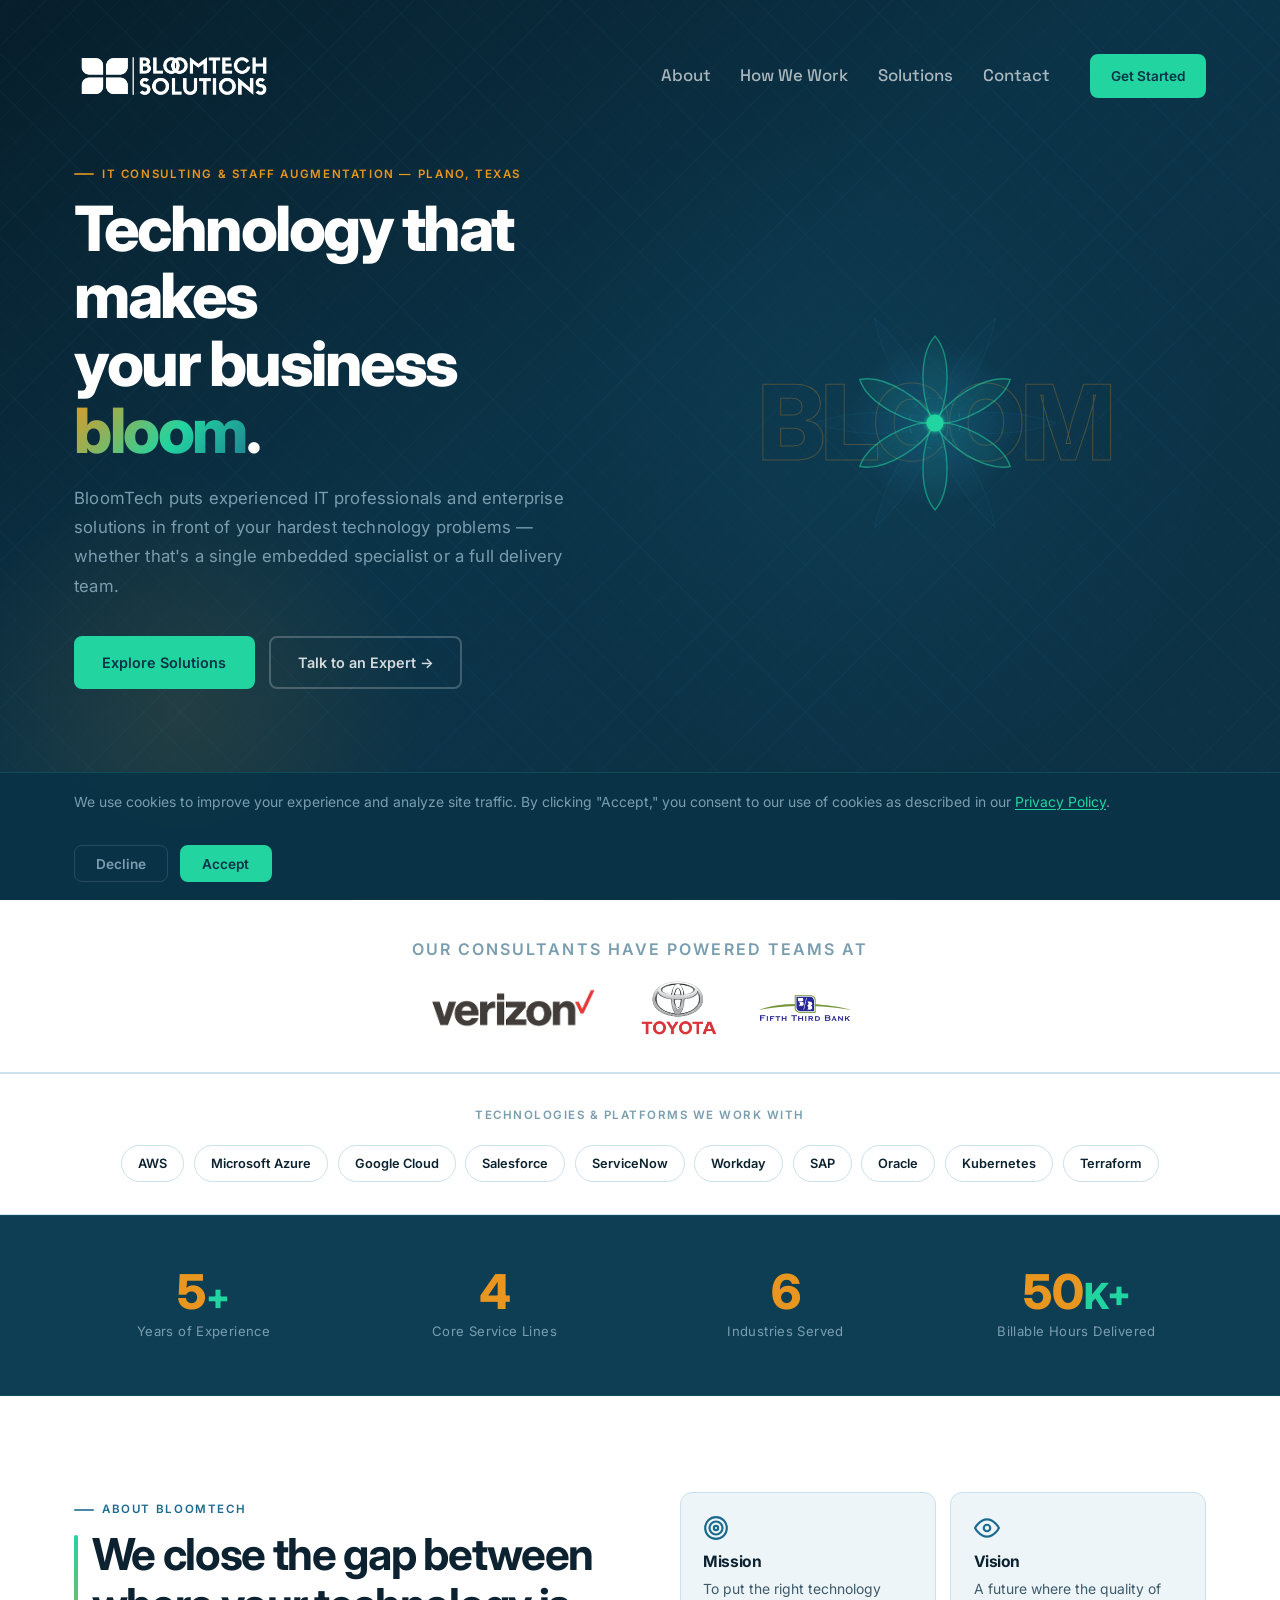
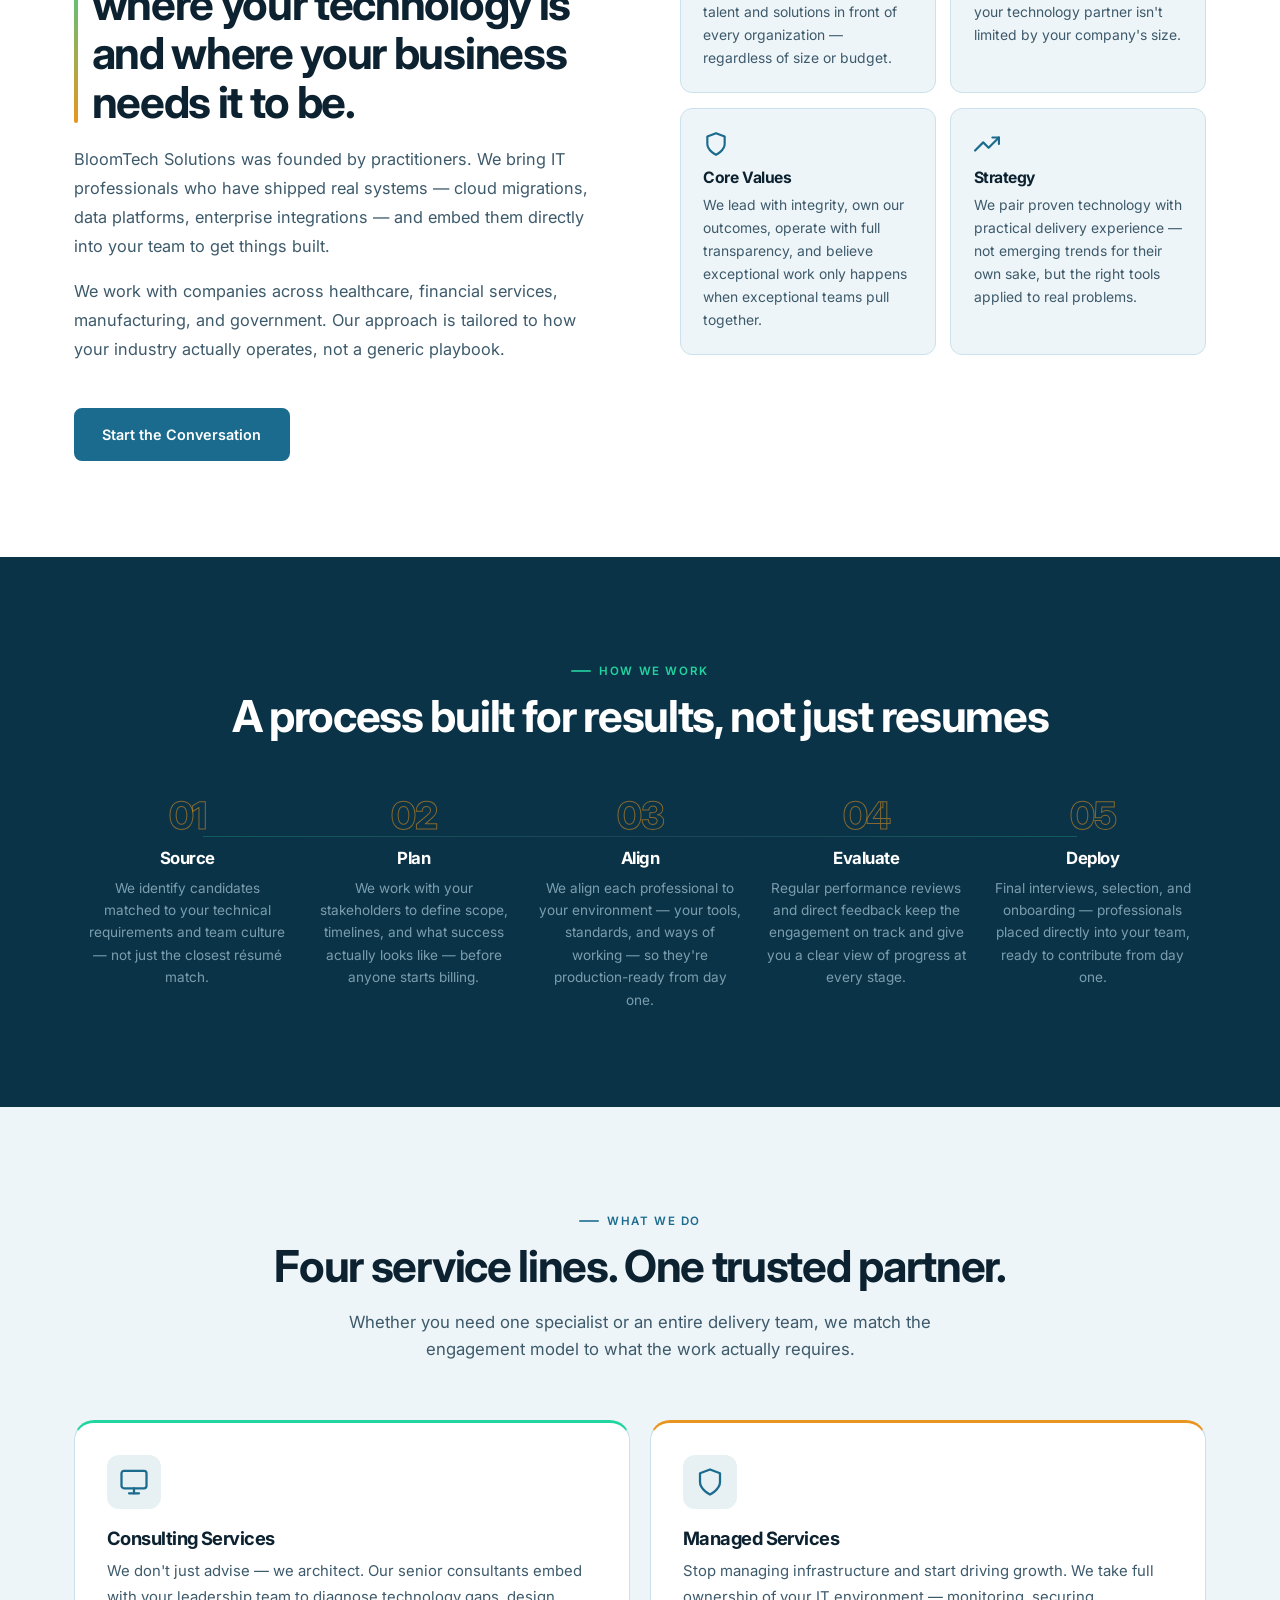
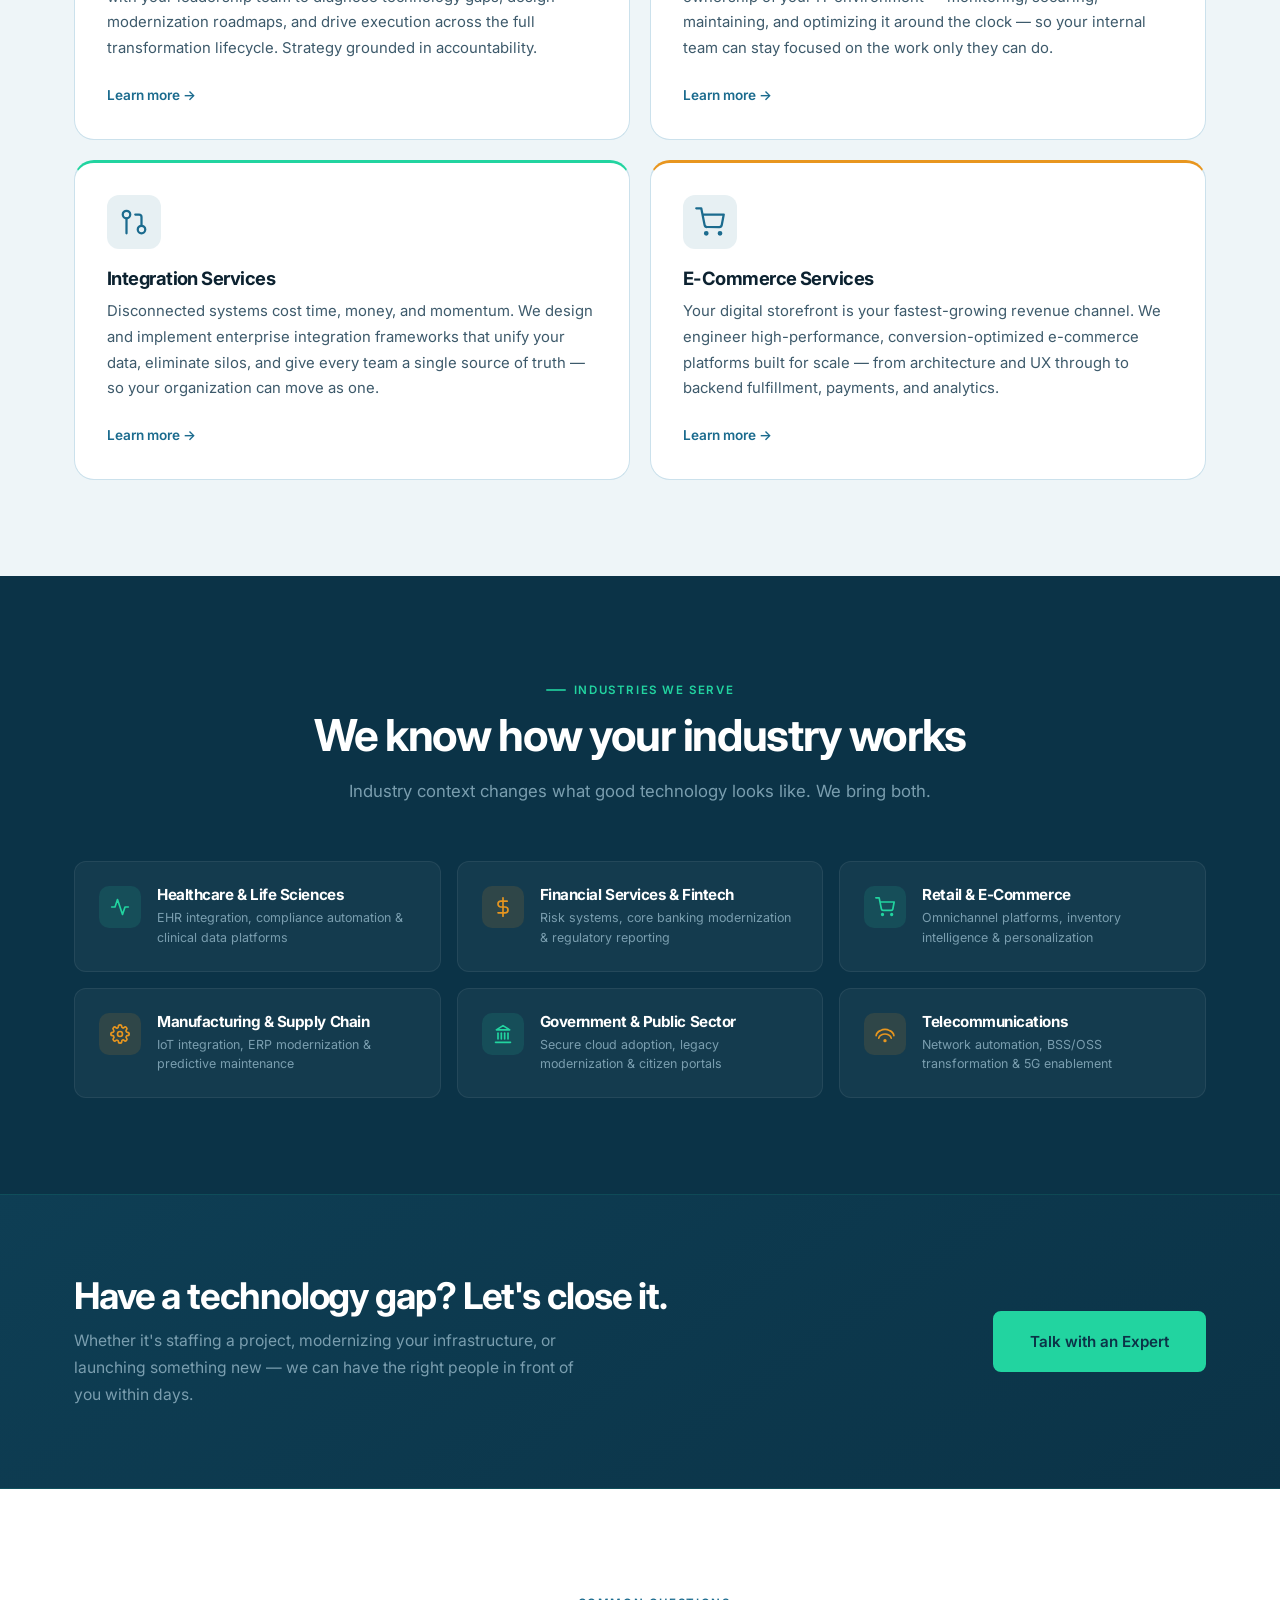
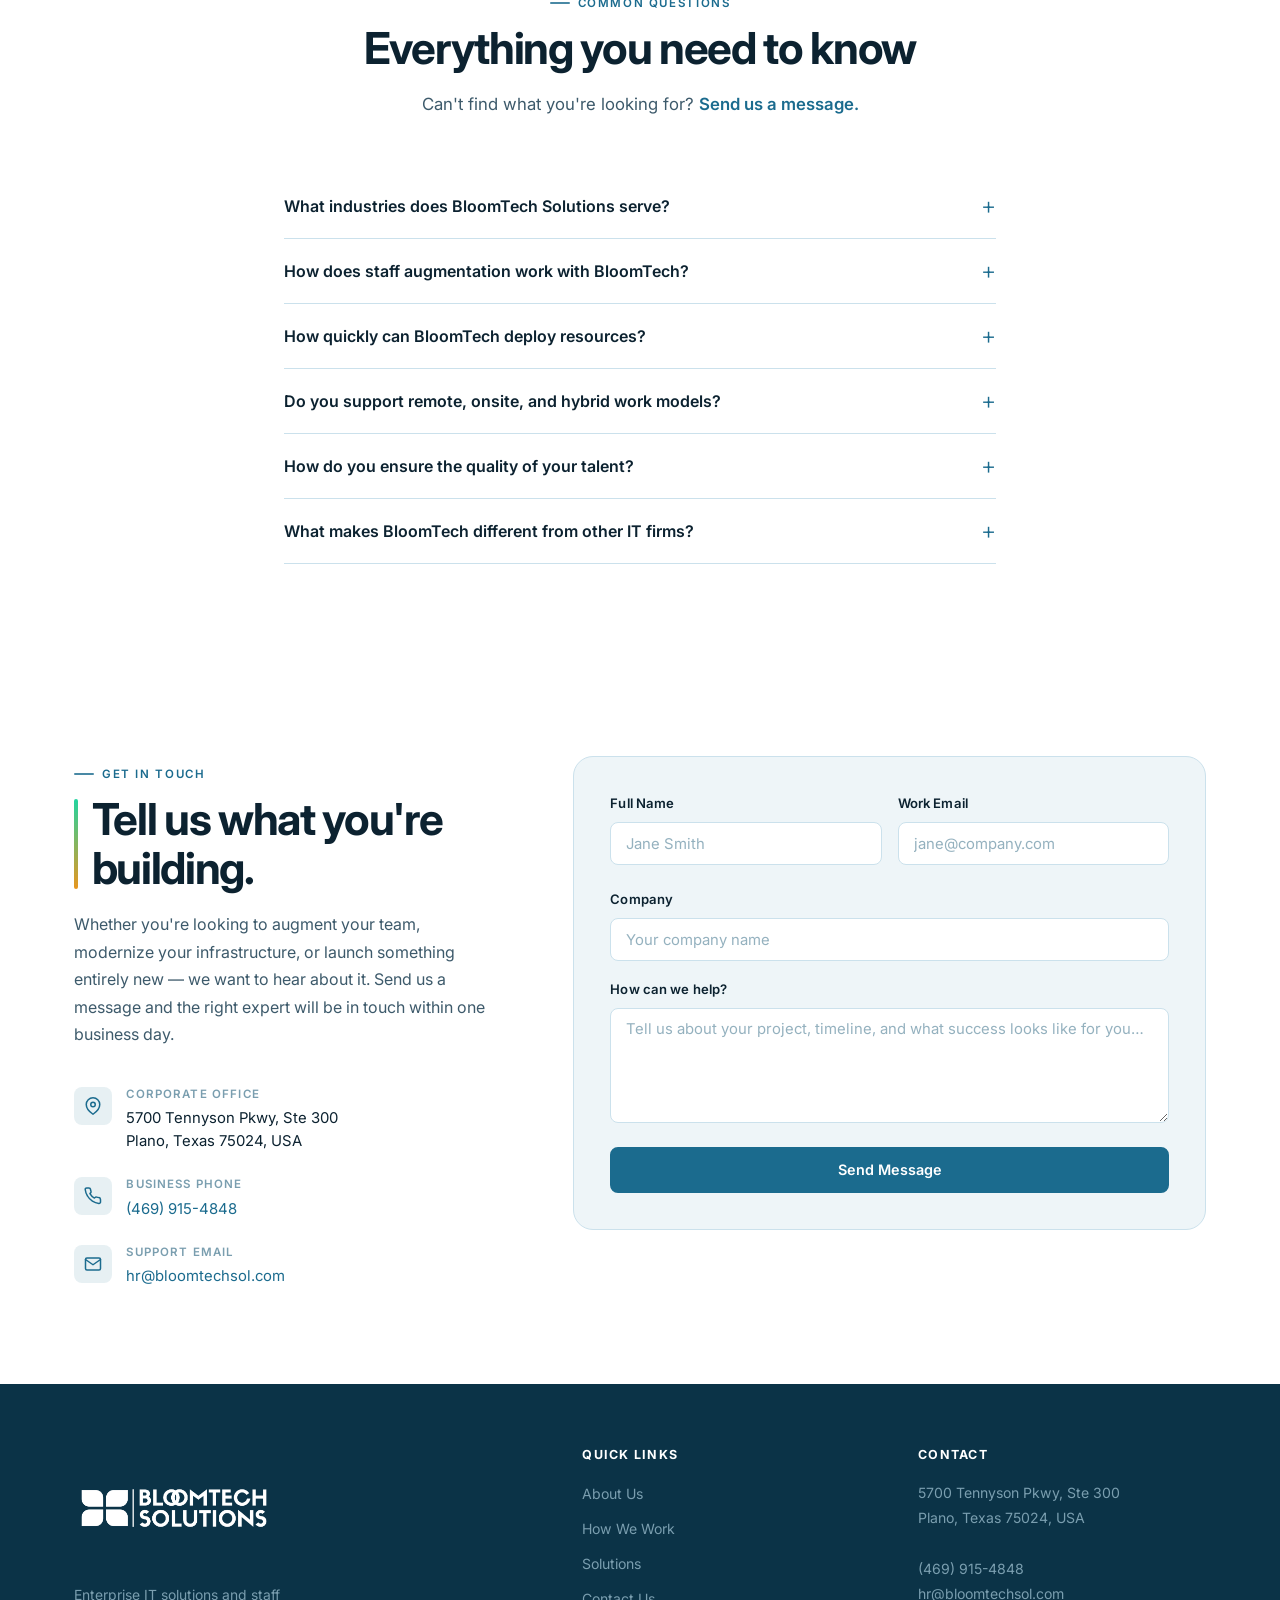
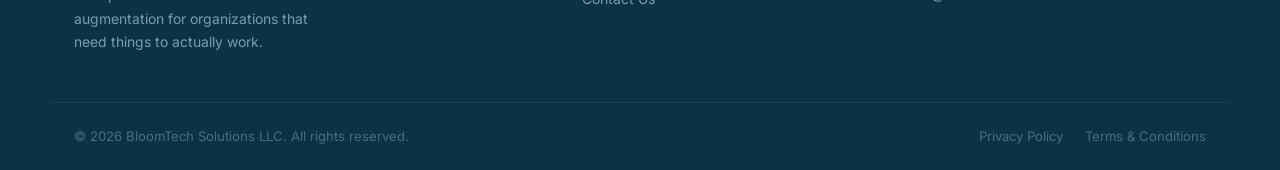
<file: index.html>
<!DOCTYPE html>
<html lang="en">
<head>
  <meta charset="UTF-8">
  <meta name="viewport" content="width=device-width, initial-scale=1.0">
  <title>BloomTech Solutions — Global IT Services & Staff Augmentation</title>
  <meta name="description" content="BloomTech Solutions delivers enterprise IT consulting, managed services, systems integration, and e-commerce solutions for organizations worldwide. Headquartered in Plano, Texas.">
  <meta name="keywords" content="IT solutions, staff augmentation, IT consulting, managed services, systems integration, BloomTech Solutions, Plano Texas">
  <meta name="author" content="BloomTech Solutions LLC">
  <link rel="icon" type="image/png" sizes="512x512" href="assets/icon.png">
  <link rel="icon" type="image/png" sizes="192x192" href="assets/icon.png">
  <link rel="shortcut icon" href="assets/icon.png">
  <link rel="apple-touch-icon" sizes="512x512" href="assets/icon.png">
  <link rel="preconnect" href="https://fonts.googleapis.com">
  <link rel="preconnect" href="https://fonts.gstatic.com" crossorigin>
  <link href="https://fonts.googleapis.com/css2?family=Inter:wght@300;400;500;600;700;800&family=Space+Grotesk:wght@400;500;600&display=swap" rel="stylesheet">
  <link rel="stylesheet" href="style.css">
  <script type="application/ld+json">
  {
    "@context": "https://schema.org",
    "@type": "ProfessionalService",
    "name": "BloomTech Solutions LLC",
    "url": "https://bloomtechsol.com",
    "logo": "https://bloomtechsol.com/assets/logo.png",
    "image": "https://bloomtechsol.com/assets/og-image.png",
    "description": "BloomTech Solutions delivers enterprise IT consulting, managed services, systems integration, and e-commerce solutions for organizations worldwide.",
    "telephone": "+14699154848",
    "email": "hr@bloomtechsol.com",
    "address": {
      "@type": "PostalAddress",
      "streetAddress": "5700 Tennyson Pkwy, Suite 300",
      "addressLocality": "Plano",
      "addressRegion": "TX",
      "postalCode": "75024",
      "addressCountry": "US"
    },
    "areaServed": "Worldwide",
    "serviceType": ["IT Consulting", "Staff Augmentation", "Managed Services", "Systems Integration", "E-Commerce Solutions"]
  }
  </script>
  <!-- Open Graph -->
  <meta property="og:type"        content="website">
  <meta property="og:url"         content="https://bloomtechsol.com/">
  <meta property="og:site_name"   content="BloomTech Solutions">
  <meta property="og:title"       content="BloomTech Solutions — Global IT Services & Staff Augmentation">
  <meta property="og:description" content="BloomTech Solutions delivers enterprise IT consulting, managed services, systems integration, and e-commerce solutions for organizations worldwide. Headquartered in Plano, Texas.">
  <meta property="og:image"       content="https://bloomtechsol.com/assets/og-image.png">
  <!-- Twitter Card -->
  <meta name="twitter:card"        content="summary_large_image">
  <meta name="twitter:title"       content="BloomTech Solutions — Global IT Services & Staff Augmentation">
  <meta name="twitter:description" content="BloomTech Solutions delivers enterprise IT consulting, managed services, systems integration, and e-commerce solutions for organizations worldwide.">
  <meta name="twitter:image"       content="https://bloomtechsol.com/assets/og-image.png">
</head>
<body>

  <!-- PAGE LOADER -->
  <div id="pageLoader" class="page-loader" aria-hidden="true">
    <img src="assets/logo.png" alt="BloomTech Solutions" class="page-loader__logo">
    <div class="page-loader__bar"><div class="page-loader__fill"></div></div>
  </div>

  <!-- NAV -->
  <header class="nav" id="nav" role="banner">
    <div class="container nav__inner">
      <a href="#home" class="nav__logo" aria-label="BloomTech Solutions home">
        <img src="assets/logo.png" alt="BloomTech Solutions" class="nav__logo-img">
      </a>
      <nav class="nav__links" id="navLinks" aria-label="Main navigation">
        <a href="#about"     class="nav__link">About</a>
        <a href="#process"   class="nav__link">How We Work</a>
        <a href="#solutions" class="nav__link">Solutions</a>
        <a href="#contact"   class="nav__link">Contact</a>
      </nav>
      <a href="#contact" class="btn btn--mint nav__cta">Get Started</a>
      <button class="nav__burger" id="navBurger" aria-label="Toggle navigation menu" aria-expanded="false">
        <span></span><span></span><span></span>
      </button>
    </div>
  </header>

  <main>

  <!-- HERO -->
  <section class="hero" id="home" aria-label="Hero">

    <!-- background fx layers -->
    <div class="hero__glow"  aria-hidden="true"></div>
    <div class="hero__glow hero__glow--alt" aria-hidden="true"></div>
    <div class="hero__scan"  aria-hidden="true"></div>
    <div class="hero__particles" aria-hidden="true">
      <span class="hero__particle p--1"></span>
      <span class="hero__particle p--2"></span>
      <span class="hero__particle p--3"></span>
      <span class="hero__particle p--4"></span>
      <span class="hero__particle p--5"></span>
      <span class="hero__particle p--6"></span>
      <span class="hero__particle p--7"></span>
      <span class="hero__particle p--8"></span>
    </div>

    <div class="container hero__inner">

      <!-- Copy -->
      <div class="hero__copy">
        <span class="eyebrow">IT Consulting &amp; Staff Augmentation — Plano, Texas</span>
        <h1 class="hero__headline">
          Technology that makes<br>your business
          <span class="gradient-text"> bloom</span>.
        </h1>
        <p class="hero__sub">BloomTech puts experienced IT professionals and enterprise solutions in front of your hardest technology problems — whether that's a single embedded specialist or a full delivery team.</p>
        <div class="hero__actions">
          <a href="#solutions" class="btn btn--mint">Explore Solutions</a>
          <a href="#contact"   class="btn btn--ghost">Talk to an Expert →</a>
        </div>
      </div>

      <!-- Animated network visual -->
      <div class="hero__visual" aria-hidden="true">

        <!-- Ghost brand word -->
        <div class="ghost-text">BLOOM</div>

        <!-- Floating tech keyword chips -->
        <div class="hero__chips">
          <span class="tech-chip chip--1"><span class="chip-dot chip-dot--mint"></span>Cloud Infrastructure</span>
          <span class="tech-chip chip--2"><span class="chip-dot chip-dot--brand"></span>AI &amp; Machine Learning</span>
          <span class="tech-chip chip--3"><span class="chip-dot chip-dot--mint"></span>DevOps &amp; Automation</span>
          <span class="tech-chip chip--4"><span class="chip-dot chip-dot--amber"></span>Cybersecurity</span>
          <span class="tech-chip chip--5"><span class="chip-dot chip-dot--mint"></span>Data Analytics</span>
          <span class="tech-chip chip--6"><span class="chip-dot chip-dot--amber"></span>Staff Augmentation</span>
        </div>

        <!-- Animated bloom SVG -->
        <svg class="hero__svg" viewBox="0 0 360 360" xmlns="http://www.w3.org/2000/svg">
          <defs>
            <radialGradient id="hglow" cx="50%" cy="50%" r="50%">
              <stop offset="0%"   stop-color="#1B6B8E" stop-opacity="0.5"/>
              <stop offset="100%" stop-color="#1B6B8E" stop-opacity="0"/>
            </radialGradient>
            <filter id="gf" x="-60%" y="-60%" width="220%" height="220%">
              <feGaussianBlur stdDeviation="3" result="b"/>
              <feMerge><feMergeNode in="b"/><feMergeNode in="SourceGraphic"/></feMerge>
            </filter>
            <!-- Orbit paths -->
            <path id="orb-inner" d="M 180,88  A 92,92  0 1,1 179.999,88"  fill="none"/>
            <path id="orb-outer" d="M 180,46  A 134,134 0 1,1 179.999,46" fill="none"/>
          </defs>

          <!-- Ambient halo -->
          <circle cx="180" cy="180" r="75" fill="url(#hglow)">
            <animate attributeName="r"       values="75;92;75"  dur="5s" repeatCount="indefinite"/>
            <animate attributeName="opacity" values="0.8;1;0.8" dur="5s" repeatCount="indefinite"/>
          </circle>

          <!-- ── INNER PETALS — mint, 6×, every 60° ── -->
          <path d="M 180,180 C 196,160 198,108 180,88 C 162,108 164,160 180,180"
                fill="rgba(34,212,160,0.07)" stroke="#22D4A0" stroke-width="1.5" stroke-opacity="0" stroke-dasharray="220" stroke-dashoffset="220">
            <animate attributeName="stroke-dashoffset" from="220" to="0" dur="0.7s" begin="0.4s" fill="freeze" calcMode="spline" keyTimes="0;1" keySplines="0.4 0 0.2 1"/>
            <animate attributeName="stroke-opacity"    from="0" to="0.55" dur="0.4s" begin="0.4s" fill="freeze"/>
          </path>
          <path d="M 180,180 C 196,160 198,108 180,88 C 162,108 164,160 180,180" transform="rotate(60 180 180)"
                fill="rgba(34,212,160,0.07)" stroke="#22D4A0" stroke-width="1.5" stroke-opacity="0" stroke-dasharray="220" stroke-dashoffset="220">
            <animate attributeName="stroke-dashoffset" from="220" to="0" dur="0.7s" begin="0.52s" fill="freeze" calcMode="spline" keyTimes="0;1" keySplines="0.4 0 0.2 1"/>
            <animate attributeName="stroke-opacity"    from="0" to="0.55" dur="0.4s" begin="0.52s" fill="freeze"/>
          </path>
          <path d="M 180,180 C 196,160 198,108 180,88 C 162,108 164,160 180,180" transform="rotate(120 180 180)"
                fill="rgba(34,212,160,0.07)" stroke="#22D4A0" stroke-width="1.5" stroke-opacity="0" stroke-dasharray="220" stroke-dashoffset="220">
            <animate attributeName="stroke-dashoffset" from="220" to="0" dur="0.7s" begin="0.64s" fill="freeze" calcMode="spline" keyTimes="0;1" keySplines="0.4 0 0.2 1"/>
            <animate attributeName="stroke-opacity"    from="0" to="0.55" dur="0.4s" begin="0.64s" fill="freeze"/>
          </path>
          <path d="M 180,180 C 196,160 198,108 180,88 C 162,108 164,160 180,180" transform="rotate(180 180 180)"
                fill="rgba(34,212,160,0.07)" stroke="#22D4A0" stroke-width="1.5" stroke-opacity="0" stroke-dasharray="220" stroke-dashoffset="220">
            <animate attributeName="stroke-dashoffset" from="220" to="0" dur="0.7s" begin="0.76s" fill="freeze" calcMode="spline" keyTimes="0;1" keySplines="0.4 0 0.2 1"/>
            <animate attributeName="stroke-opacity"    from="0" to="0.55" dur="0.4s" begin="0.76s" fill="freeze"/>
          </path>
          <path d="M 180,180 C 196,160 198,108 180,88 C 162,108 164,160 180,180" transform="rotate(240 180 180)"
                fill="rgba(34,212,160,0.07)" stroke="#22D4A0" stroke-width="1.5" stroke-opacity="0" stroke-dasharray="220" stroke-dashoffset="220">
            <animate attributeName="stroke-dashoffset" from="220" to="0" dur="0.7s" begin="0.88s" fill="freeze" calcMode="spline" keyTimes="0;1" keySplines="0.4 0 0.2 1"/>
            <animate attributeName="stroke-opacity"    from="0" to="0.55" dur="0.4s" begin="0.88s" fill="freeze"/>
          </path>
          <path d="M 180,180 C 196,160 198,108 180,88 C 162,108 164,160 180,180" transform="rotate(300 180 180)"
                fill="rgba(34,212,160,0.07)" stroke="#22D4A0" stroke-width="1.5" stroke-opacity="0" stroke-dasharray="220" stroke-dashoffset="220">
            <animate attributeName="stroke-dashoffset" from="220" to="0" dur="0.7s" begin="1.0s" fill="freeze" calcMode="spline" keyTimes="0;1" keySplines="0.4 0 0.2 1"/>
            <animate attributeName="stroke-opacity"    from="0" to="0.55" dur="0.4s" begin="1.0s" fill="freeze"/>
          </path>

          <!-- ── OUTER PETALS — brand blue, 6×, offset 30° ── -->
          <path d="M 180,180 C 194,154 196,98 180,52 C 164,98 166,154 180,180" transform="rotate(30 180 180)"
                fill="rgba(27,107,142,0.05)" stroke="#1B6B8E" stroke-width="1" stroke-opacity="0" stroke-dasharray="310" stroke-dashoffset="310">
            <animate attributeName="stroke-dashoffset" from="310" to="0" dur="0.9s" begin="0.9s" fill="freeze" calcMode="spline" keyTimes="0;1" keySplines="0.4 0 0.2 1"/>
            <animate attributeName="stroke-opacity"    from="0" to="0.22" dur="0.5s" begin="0.9s" fill="freeze"/>
          </path>
          <path d="M 180,180 C 194,154 196,98 180,52 C 164,98 166,154 180,180" transform="rotate(90 180 180)"
                fill="rgba(27,107,142,0.05)" stroke="#1B6B8E" stroke-width="1" stroke-opacity="0" stroke-dasharray="310" stroke-dashoffset="310">
            <animate attributeName="stroke-dashoffset" from="310" to="0" dur="0.9s" begin="1.02s" fill="freeze" calcMode="spline" keyTimes="0;1" keySplines="0.4 0 0.2 1"/>
            <animate attributeName="stroke-opacity"    from="0" to="0.22" dur="0.5s" begin="1.02s" fill="freeze"/>
          </path>
          <path d="M 180,180 C 194,154 196,98 180,52 C 164,98 166,154 180,180" transform="rotate(150 180 180)"
                fill="rgba(27,107,142,0.05)" stroke="#1B6B8E" stroke-width="1" stroke-opacity="0" stroke-dasharray="310" stroke-dashoffset="310">
            <animate attributeName="stroke-dashoffset" from="310" to="0" dur="0.9s" begin="1.14s" fill="freeze" calcMode="spline" keyTimes="0;1" keySplines="0.4 0 0.2 1"/>
            <animate attributeName="stroke-opacity"    from="0" to="0.22" dur="0.5s" begin="1.14s" fill="freeze"/>
          </path>
          <path d="M 180,180 C 194,154 196,98 180,52 C 164,98 166,154 180,180" transform="rotate(210 180 180)"
                fill="rgba(27,107,142,0.05)" stroke="#1B6B8E" stroke-width="1" stroke-opacity="0" stroke-dasharray="310" stroke-dashoffset="310">
            <animate attributeName="stroke-dashoffset" from="310" to="0" dur="0.9s" begin="1.26s" fill="freeze" calcMode="spline" keyTimes="0;1" keySplines="0.4 0 0.2 1"/>
            <animate attributeName="stroke-opacity"    from="0" to="0.22" dur="0.5s" begin="1.26s" fill="freeze"/>
          </path>
          <path d="M 180,180 C 194,154 196,98 180,52 C 164,98 166,154 180,180" transform="rotate(270 180 180)"
                fill="rgba(27,107,142,0.05)" stroke="#1B6B8E" stroke-width="1" stroke-opacity="0" stroke-dasharray="310" stroke-dashoffset="310">
            <animate attributeName="stroke-dashoffset" from="310" to="0" dur="0.9s" begin="1.38s" fill="freeze" calcMode="spline" keyTimes="0;1" keySplines="0.4 0 0.2 1"/>
            <animate attributeName="stroke-opacity"    from="0" to="0.22" dur="0.5s" begin="1.38s" fill="freeze"/>
          </path>
          <path d="M 180,180 C 194,154 196,98 180,52 C 164,98 166,154 180,180" transform="rotate(330 180 180)"
                fill="rgba(27,107,142,0.05)" stroke="#1B6B8E" stroke-width="1" stroke-opacity="0" stroke-dasharray="310" stroke-dashoffset="310">
            <animate attributeName="stroke-dashoffset" from="310" to="0" dur="0.9s" begin="1.5s" fill="freeze" calcMode="spline" keyTimes="0;1" keySplines="0.4 0 0.2 1"/>
            <animate attributeName="stroke-opacity"    from="0" to="0.22" dur="0.5s" begin="1.5s" fill="freeze"/>
          </path>

          <!-- ── ROTATING RINGS ── -->
          <circle cx="180" cy="180" r="27" fill="none" stroke="#22D4A0" stroke-width="1" stroke-opacity="0" stroke-dasharray="5 9">
            <animate attributeName="stroke-opacity" from="0" to="0.30" dur="0.6s" begin="1.8s" fill="freeze"/>
            <animateTransform attributeName="transform" type="rotate" from="0 180 180" to="360 180 180" dur="22s" begin="1.8s" repeatCount="indefinite"/>
          </circle>
          <circle cx="180" cy="180" r="73" fill="none" stroke="#1B6B8E" stroke-width="0.75" stroke-opacity="0">
            <animate attributeName="stroke-opacity" from="0" to="0.20" dur="0.8s" begin="2.0s" fill="freeze"/>
            <animateTransform attributeName="transform" type="rotate" from="0 180 180" to="-360 180 180" dur="48s" begin="2.0s" repeatCount="indefinite"/>
          </circle>
          <circle cx="180" cy="180" r="118" fill="none" stroke="#22D4A0" stroke-width="0.5" stroke-opacity="0" stroke-dasharray="4 22">
            <animate attributeName="stroke-opacity" from="0" to="0.10" dur="1s" begin="2.4s" fill="freeze"/>
            <animateTransform attributeName="transform" type="rotate" from="0 180 180" to="-360 180 180" dur="90s" begin="2.4s" repeatCount="indefinite"/>
          </circle>

          <!-- ── ORBITING PARTICLES ── -->
          <!-- Mint — inner orbit, clockwise -->
          <circle r="2.5" fill="#22D4A0" filter="url(#gf)" opacity="0">
            <animate attributeName="opacity" from="0" to="1" dur="0.3s" begin="2.8s" fill="freeze"/>
            <animateMotion dur="7s" repeatCount="indefinite" begin="2.8s" rotate="auto"><mpath href="#orb-inner"/></animateMotion>
          </circle>
          <!-- Amber — outer orbit, counter-clockwise -->
          <circle r="2" fill="#E8961F" filter="url(#gf)" opacity="0">
            <animate attributeName="opacity" from="0" to="0.9" dur="0.3s" begin="3.8s" fill="freeze"/>
            <animateMotion dur="11s" repeatCount="indefinite" begin="3.8s" rotate="auto" keyPoints="1;0" keyTimes="0;1" calcMode="linear"><mpath href="#orb-outer"/></animateMotion>
          </circle>

          <!-- ── CENTER NODE + RIPPLES ── -->
          <circle cx="180" cy="180" r="8" fill="#22D4A0" opacity="0">
            <animate attributeName="r"       values="8;48"  dur="3s" begin="2.2s" repeatCount="indefinite"/>
            <animate attributeName="opacity" values="0.4;0" dur="3s" begin="2.2s" repeatCount="indefinite"/>
          </circle>
          <circle cx="180" cy="180" r="8" fill="#22D4A0" opacity="0">
            <animate attributeName="r"       values="8;48"  dur="3s" begin="3.7s" repeatCount="indefinite"/>
            <animate attributeName="opacity" values="0.4;0" dur="3s" begin="3.7s" repeatCount="indefinite"/>
          </circle>
          <circle cx="180" cy="180" r="9" fill="#22D4A0" opacity="0" filter="url(#gf)">
            <animate attributeName="opacity" from="0" to="1"        dur="0.4s" begin="1.8s" fill="freeze"/>
            <animate attributeName="r"       values="9;10.5;9"      dur="3s"   begin="2.2s" repeatCount="indefinite"/>
          </circle>
        </svg>
      </div><!-- /.hero__visual -->

    </div><!-- /.container -->

    <div class="hero__scroll" aria-hidden="true">
      <span>Scroll</span>
      <div class="hero__scroll-line"></div>
    </div>
  </section>

  <!-- CLIENTS -->
  <section class="clients" aria-label="Client experience">
    <div class="container clients__inner">
      <p class="clients__label">Our consultants have powered teams at</p>
      <div class="clients__logos">
        <img class="clients__logo" src="assets/verizon.png"   alt="Verizon"          loading="lazy">
        <img class="clients__logo" src="assets/toyota.png"    alt="Toyota"           loading="lazy">
        <img class="clients__logo" src="assets/fifth-third.png"        alt="Fifth Third Bank" loading="lazy">
      </div>
    </div>
  </section>

  <!-- TECH PLATFORMS -->
  <section class="techstack" aria-label="Technology platforms">
    <div class="container techstack__inner">
      <p class="techstack__label">Technologies &amp; platforms we work with</p>
      <div class="techstack__logos">
        <span class="techstack__badge">AWS</span>
        <span class="techstack__badge">Microsoft Azure</span>
        <span class="techstack__badge">Google Cloud</span>
        <span class="techstack__badge">Salesforce</span>
        <span class="techstack__badge">ServiceNow</span>
        <span class="techstack__badge">Workday</span>
        <span class="techstack__badge">SAP</span>
        <span class="techstack__badge">Oracle</span>
        <span class="techstack__badge">Kubernetes</span>
        <span class="techstack__badge">Terraform</span>
      </div>
    </div>
  </section>

  <!-- STATS -->
  <section class="stats" aria-label="Company highlights">
    <div class="container stats__grid">
      <div class="stat"><div class="stat__number" data-count="5"  data-suffix="+">0+</div><div class="stat__label">Years of Experience</div></div>
      <div class="stat"><div class="stat__number" data-count="4"  data-suffix="">0</div><div class="stat__label">Core Service Lines</div></div>
      <div class="stat"><div class="stat__number" data-count="6"  data-suffix="">0</div><div class="stat__label">Industries Served</div></div>
      <div class="stat"><div class="stat__number" data-count="50" data-suffix="K+">0K+</div><div class="stat__label">Billable Hours Delivered</div></div>
    </div>
  </section>

  <!-- ABOUT -->
  <section class="about section" id="about" aria-labelledby="about-heading">
    <div class="container about__inner">
      <div class="about__copy">
        <span class="eyebrow eyebrow--brand">About BloomTech</span>
        <h2 class="section-heading" id="about-heading">We close the gap between where your technology is and where your business needs it to be.</h2>
        <p>BloomTech Solutions was founded by practitioners. We bring IT professionals who have shipped real systems — cloud migrations, data platforms, enterprise integrations — and embed them directly into your team to get things built.</p>
        <p>We work with companies across healthcare, financial services, manufacturing, and government. Our approach is tailored to how your industry actually operates, not a generic playbook.</p>
        <a href="#contact" class="btn btn--brand about__btn">Start the Conversation</a>
      </div>
      <div class="about__values">
        <div class="value-card">
          <div class="value-card__icon"><svg width="26" height="26" viewBox="0 0 24 24" fill="none" stroke="currentColor" stroke-width="2" stroke-linecap="round" stroke-linejoin="round"><circle cx="12" cy="12" r="10"/><circle cx="12" cy="12" r="6"/><circle cx="12" cy="12" r="2"/></svg></div>
          <h3 class="value-card__title">Mission</h3>
          <p class="value-card__text">To put the right technology talent and solutions in front of every organization — regardless of size or budget.</p>
        </div>
        <div class="value-card">
          <div class="value-card__icon"><svg width="26" height="26" viewBox="0 0 24 24" fill="none" stroke="currentColor" stroke-width="2" stroke-linecap="round" stroke-linejoin="round"><path d="M1 12s4-8 11-8 11 8 11 8-4 8-11 8-11-8-11-8z"/><circle cx="12" cy="12" r="3"/></svg></div>
          <h3 class="value-card__title">Vision</h3>
          <p class="value-card__text">A future where the quality of your technology partner isn't limited by your company's size.</p>
        </div>
        <div class="value-card">
          <div class="value-card__icon"><svg width="26" height="26" viewBox="0 0 24 24" fill="none" stroke="currentColor" stroke-width="2" stroke-linecap="round" stroke-linejoin="round"><path d="M12 22s8-4 8-10V5l-8-3-8 3v7c0 6 8 10 8 10z"/></svg></div>
          <h3 class="value-card__title">Core Values</h3>
          <p class="value-card__text">We lead with integrity, own our outcomes, operate with full transparency, and believe exceptional work only happens when exceptional teams pull together.</p>
        </div>
        <div class="value-card">
          <div class="value-card__icon"><svg width="26" height="26" viewBox="0 0 24 24" fill="none" stroke="currentColor" stroke-width="2" stroke-linecap="round" stroke-linejoin="round"><polyline points="23 6 13.5 15.5 8.5 10.5 1 18"/><polyline points="17 6 23 6 23 12"/></svg></div>
          <h3 class="value-card__title">Strategy</h3>
          <p class="value-card__text">We pair proven technology with practical delivery experience — not emerging trends for their own sake, but the right tools applied to real problems.</p>
        </div>
      </div>
    </div>
  </section>

  <!-- PROCESS -->
  <section class="process section" id="process" aria-labelledby="process-heading">
    <div class="container">
      <div class="section-header">
        <span class="eyebrow">How We Work</span>
        <h2 class="section-heading section-heading--light" id="process-heading">A process built for results, not just resumes</h2>
      </div>
      <div class="process__steps">
        <div class="process__step">
          <div class="process__num">01</div>
          <h3 class="process__title">Source</h3>
          <p class="process__text">We identify candidates matched to your technical requirements and team culture — not just the closest résumé match.</p>
        </div>
        <div class="process__connector" aria-hidden="true"></div>
        <div class="process__step">
          <div class="process__num">02</div>
          <h3 class="process__title">Plan</h3>
          <p class="process__text">We work with your stakeholders to define scope, timelines, and what success actually looks like — before anyone starts billing.</p>
        </div>
        <div class="process__connector" aria-hidden="true"></div>
        <div class="process__step">
          <div class="process__num">03</div>
          <h3 class="process__title">Align</h3>
          <p class="process__text">We align each professional to your environment — your tools, standards, and ways of working — so they're production-ready from day one.</p>
        </div>
        <div class="process__connector" aria-hidden="true"></div>
        <div class="process__step">
          <div class="process__num">04</div>
          <h3 class="process__title">Evaluate</h3>
          <p class="process__text">Regular performance reviews and direct feedback keep the engagement on track and give you a clear view of progress at every stage.</p>
        </div>
        <div class="process__connector" aria-hidden="true"></div>
        <div class="process__step">
          <div class="process__num">05</div>
          <h3 class="process__title">Deploy</h3>
          <p class="process__text">Final interviews, selection, and onboarding — professionals placed directly into your team, ready to contribute from day one.</p>
        </div>
      </div>
    </div>
  </section>

  <!-- SOLUTIONS -->
  <section class="solutions section" id="solutions" aria-labelledby="solutions-heading">
    <div class="container">
      <div class="section-header">
        <span class="eyebrow eyebrow--brand">What We Do</span>
        <h2 class="section-heading" id="solutions-heading">Four service lines. One trusted partner.</h2>
        <p class="section-sub">Whether you need one specialist or an entire delivery team, we match the engagement model to what the work actually requires.</p>
      </div>
      <div class="solutions__grid">

        <article class="solution-card">
          <div class="solution-card__icon"><svg width="30" height="30" viewBox="0 0 24 24" fill="none" stroke="currentColor" stroke-width="1.8" stroke-linecap="round" stroke-linejoin="round"><rect x="2" y="3" width="20" height="14" rx="2"/><line x1="8" y1="21" x2="16" y2="21"/><line x1="12" y1="17" x2="12" y2="21"/></svg></div>
          <h3 class="solution-card__title">Consulting Services</h3>
          <p class="solution-card__text">We don't just advise — we architect. Our senior consultants embed with your leadership team to diagnose technology gaps, design modernization roadmaps, and drive execution across the full transformation lifecycle. Strategy grounded in accountability.</p>
          <a href="#contact" class="solution-card__link">Learn more →</a>
        </article>

        <article class="solution-card">
          <div class="solution-card__icon"><svg width="30" height="30" viewBox="0 0 24 24" fill="none" stroke="currentColor" stroke-width="1.8" stroke-linecap="round" stroke-linejoin="round"><path d="M12 22s8-4 8-10V5l-8-3-8 3v7c0 6 8 10 8 10z"/></svg></div>
          <h3 class="solution-card__title">Managed Services</h3>
          <p class="solution-card__text">Stop managing infrastructure and start driving growth. We take full ownership of your IT environment — monitoring, securing, maintaining, and optimizing it around the clock — so your internal team can stay focused on the work only they can do.</p>
          <a href="#contact" class="solution-card__link">Learn more →</a>
        </article>

        <article class="solution-card">
          <div class="solution-card__icon"><svg width="30" height="30" viewBox="0 0 24 24" fill="none" stroke="currentColor" stroke-width="1.8" stroke-linecap="round" stroke-linejoin="round"><circle cx="18" cy="18" r="3"/><circle cx="6" cy="6" r="3"/><path d="M13 6h3a2 2 0 0 1 2 2v7"/><line x1="6" y1="9" x2="6" y2="21"/></svg></div>
          <h3 class="solution-card__title">Integration Services</h3>
          <p class="solution-card__text">Disconnected systems cost time, money, and momentum. We design and implement enterprise integration frameworks that unify your data, eliminate silos, and give every team a single source of truth — so your organization can move as one.</p>
          <a href="#contact" class="solution-card__link">Learn more →</a>
        </article>

        <article class="solution-card">
          <div class="solution-card__icon"><svg width="30" height="30" viewBox="0 0 24 24" fill="none" stroke="currentColor" stroke-width="1.8" stroke-linecap="round" stroke-linejoin="round"><circle cx="9" cy="21" r="1"/><circle cx="20" cy="21" r="1"/><path d="M1 1h4l2.68 13.39a2 2 0 0 0 2 1.61h9.72a2 2 0 0 0 2-1.61L23 6H6"/></svg></div>
          <h3 class="solution-card__title">E-Commerce Services</h3>
          <p class="solution-card__text">Your digital storefront is your fastest-growing revenue channel. We engineer high-performance, conversion-optimized e-commerce platforms built for scale — from architecture and UX through to backend fulfillment, payments, and analytics.</p>
          <a href="#contact" class="solution-card__link">Learn more →</a>
        </article>

      </div>
    </div>
  </section>

  <!-- INDUSTRIES -->
  <section class="industries section" id="industries" aria-labelledby="industries-heading">
    <div class="container">
      <div class="section-header">
        <span class="eyebrow">Industries We Serve</span>
        <h2 class="section-heading section-heading--light" id="industries-heading">We know how your industry works</h2>
        <p class="section-sub" style="color:var(--text-muted)">Industry context changes what good technology looks like. We bring both.</p>
      </div>
      <div class="industries__grid">

        <div class="industry-card">
          <div class="industry-card__icon industry-card__icon--mint">
            <svg width="20" height="20" viewBox="0 0 24 24" fill="none" stroke="currentColor" stroke-width="2" stroke-linecap="round" stroke-linejoin="round"><path d="M22 12h-4l-3 9L9 3l-3 9H2"/></svg>
          </div>
          <div>
            <h3 class="industry-card__title">Healthcare &amp; Life Sciences</h3>
            <p class="industry-card__sub">EHR integration, compliance automation &amp; clinical data platforms</p>
          </div>
        </div>

        <div class="industry-card">
          <div class="industry-card__icon industry-card__icon--amber">
            <svg width="20" height="20" viewBox="0 0 24 24" fill="none" stroke="currentColor" stroke-width="2" stroke-linecap="round" stroke-linejoin="round"><line x1="12" y1="1" x2="12" y2="23"/><path d="M17 5H9.5a3.5 3.5 0 0 0 0 7h5a3.5 3.5 0 0 1 0 7H6"/></svg>
          </div>
          <div>
            <h3 class="industry-card__title">Financial Services &amp; Fintech</h3>
            <p class="industry-card__sub">Risk systems, core banking modernization &amp; regulatory reporting</p>
          </div>
        </div>

        <div class="industry-card">
          <div class="industry-card__icon industry-card__icon--mint">
            <svg width="20" height="20" viewBox="0 0 24 24" fill="none" stroke="currentColor" stroke-width="2" stroke-linecap="round" stroke-linejoin="round"><circle cx="9" cy="21" r="1"/><circle cx="20" cy="21" r="1"/><path d="M1 1h4l2.68 13.39a2 2 0 0 0 2 1.61h9.72a2 2 0 0 0 2-1.61L23 6H6"/></svg>
          </div>
          <div>
            <h3 class="industry-card__title">Retail &amp; E-Commerce</h3>
            <p class="industry-card__sub">Omnichannel platforms, inventory intelligence &amp; personalization</p>
          </div>
        </div>

        <div class="industry-card">
          <div class="industry-card__icon industry-card__icon--amber">
            <svg width="20" height="20" viewBox="0 0 24 24" fill="none" stroke="currentColor" stroke-width="2" stroke-linecap="round" stroke-linejoin="round"><circle cx="12" cy="12" r="3"/><path d="M19.4 15a1.65 1.65 0 0 0 .33 1.82l.06.06a2 2 0 0 1-2.83 2.83l-.06-.06a1.65 1.65 0 0 0-1.82-.33 1.65 1.65 0 0 0-1 1.51V21a2 2 0 0 1-4 0v-.09A1.65 1.65 0 0 0 9 19.4a1.65 1.65 0 0 0-1.82.33l-.06.06a2 2 0 0 1-2.83-2.83l.06-.06A1.65 1.65 0 0 0 4.68 15a1.65 1.65 0 0 0-1.51-1H3a2 2 0 0 1 0-4h.09A1.65 1.65 0 0 0 4.6 9a1.65 1.65 0 0 0-.33-1.82l-.06-.06a2 2 0 0 1 2.83-2.83l.06.06A1.65 1.65 0 0 0 9 4.68a1.65 1.65 0 0 0 1-1.51V3a2 2 0 0 1 4 0v.09a1.65 1.65 0 0 0 1 1.51 1.65 1.65 0 0 0 1.82-.33l.06-.06a2 2 0 0 1 2.83 2.83l-.06.06A1.65 1.65 0 0 0 19.4 9a1.65 1.65 0 0 0 1.51 1H21a2 2 0 0 1 0 4h-.09a1.65 1.65 0 0 0-1.51 1z"/></svg>
          </div>
          <div>
            <h3 class="industry-card__title">Manufacturing &amp; Supply Chain</h3>
            <p class="industry-card__sub">IoT integration, ERP modernization &amp; predictive maintenance</p>
          </div>
        </div>

        <div class="industry-card">
          <div class="industry-card__icon industry-card__icon--mint">
            <svg width="20" height="20" viewBox="0 0 24 24" fill="none" stroke="currentColor" stroke-width="2" stroke-linecap="round" stroke-linejoin="round"><line x1="3" y1="22" x2="21" y2="22"/><line x1="6" y1="18" x2="6" y2="11"/><line x1="10" y1="18" x2="10" y2="11"/><line x1="14" y1="18" x2="14" y2="11"/><line x1="18" y1="18" x2="18" y2="11"/><polygon points="12 2 20 7 4 7"/></svg>
          </div>
          <div>
            <h3 class="industry-card__title">Government &amp; Public Sector</h3>
            <p class="industry-card__sub">Secure cloud adoption, legacy modernization &amp; citizen portals</p>
          </div>
        </div>

        <div class="industry-card">
          <div class="industry-card__icon industry-card__icon--amber">
            <svg width="20" height="20" viewBox="0 0 24 24" fill="none" stroke="currentColor" stroke-width="2" stroke-linecap="round" stroke-linejoin="round"><path d="M1.36 14s.35-3.91 5.08-6.06C8.56 6.83 10.5 6.5 12 6.5s3.44.33 5.56 1.44C22.29 10.09 22.64 14 22.64 14"/><path d="M4.5 17s.24-2.63 3.42-4.07C9.18 12.29 10.57 12 12 12s2.82.29 4.08.93C19.26 14.37 19.5 17 19.5 17"/><circle cx="12" cy="20" r="1"/></svg>
          </div>
          <div>
            <h3 class="industry-card__title">Telecommunications</h3>
            <p class="industry-card__sub">Network automation, BSS/OSS transformation &amp; 5G enablement</p>
          </div>
        </div>

      </div>
    </div>
  </section>

  <!-- CTA BAND -->
  <section class="cta-band" aria-label="Call to action">
    <div class="container cta-band__inner">
      <div class="cta-band__copy">
        <h2 class="cta-band__heading">Have a technology gap? Let's close it.</h2>
        <p class="cta-band__sub">Whether it's staffing a project, modernizing your infrastructure, or launching something new — we can have the right people in front of you within days.</p>
      </div>
      <a href="https://wa.me/+14699154848?text=I'd%20like%20to%20chat%20with%20you" class="btn btn--mint cta-band__btn" target="_blank" rel="noopener noreferrer">Talk with an Expert</a>
    </div>
  </section>

  <!-- FAQ -->
  <section class="faq section" id="faq" aria-labelledby="faq-heading">
    <div class="container faq__inner">
      <div class="section-header">
        <span class="eyebrow eyebrow--brand">Common Questions</span>
        <h2 class="section-heading" id="faq-heading">Everything you need to know</h2>
        <p class="section-sub">Can't find what you're looking for? <a href="#contact" style="color:var(--brand);font-weight:600;">Send us a message.</a></p>
      </div>
      <div class="faq__list">

        <div class="faq__item">
          <button class="faq__q" aria-expanded="false">What industries does BloomTech Solutions serve?</button>
          <div class="faq__a" role="region">Healthcare &amp; Life Sciences, Financial Services, Retail &amp; E-Commerce, Manufacturing &amp; Supply Chain, Government, and Telecommunications. Within each, we understand the systems, compliance constraints, and delivery pressures that shape the work.</div>
        </div>

        <div class="faq__item">
          <button class="faq__q" aria-expanded="false">How does staff augmentation work with BloomTech?</button>
          <div class="faq__a" role="region">You tell us the role, the skills, and the timeline. We find the person, handle the vetting, and embed them directly into your team under your management. No permanent headcount, no long-term commitment — just the skills you need, when you need them.</div>
        </div>

        <div class="faq__item">
          <button class="faq__q" aria-expanded="false">How quickly can BloomTech deploy resources?</button>
          <div class="faq__a" role="region">For most skill profiles, we can present qualified candidates within 48–72 hours and have resources fully onboarded within 1–2 weeks.</div>
        </div>

        <div class="faq__item">
          <button class="faq__q" aria-expanded="false">Do you support remote, onsite, and hybrid work models?</button>
          <div class="faq__a" role="region">All three. We place professionals wherever your teams operate — fully remote, onsite at your facilities, or in a hybrid arrangement that suits your culture and workflow.</div>
        </div>

        <div class="faq__item">
          <button class="faq__q" aria-expanded="false">How do you ensure the quality of your talent?</button>
          <div class="faq__a" role="region">We screen for the actual skills the role requires — technical assessments, live problem-solving, background checks, and a conversation about how they work with teams. We don't just match keywords on a résumé.</div>
        </div>

        <div class="faq__item">
          <button class="faq__q" aria-expanded="false">What makes BloomTech different from other IT firms?</button>
          <div class="faq__a" role="region">Beyond staffing, we bring genuine solution depth. Our consultants have shipped enterprise systems, led cloud migrations, and built data platforms across Fortune 500 enterprises. You're getting experienced practitioners — not just résumés.</div>
        </div>

      </div>
    </div>
  </section>

  <!-- CONTACT -->
  <section class="contact section" id="contact" aria-labelledby="contact-heading">
    <div class="container contact__inner">
      <div class="contact__info">
        <span class="eyebrow eyebrow--brand">Get In Touch</span>
        <h2 class="section-heading" id="contact-heading">Tell us what you're building.</h2>
        <p class="contact__intro">Whether you're looking to augment your team, modernize your infrastructure, or launch something entirely new — we want to hear about it. Send us a message and the right expert will be in touch within one business day.</p>
        <address class="contact__details">
          <div class="contact__detail">
            <div class="contact__detail-icon"><svg width="18" height="18" viewBox="0 0 24 24" fill="none" stroke="currentColor" stroke-width="2" stroke-linecap="round" stroke-linejoin="round"><path d="M21 10c0 7-9 13-9 13s-9-6-9-13a9 9 0 0 1 18 0z"/><circle cx="12" cy="10" r="3"/></svg></div>
            <div><div class="contact__detail-label">Corporate Office</div><div class="contact__detail-value">5700 Tennyson Pkwy, Ste 300<br>Plano, Texas 75024, USA</div></div>
          </div>
          <div class="contact__detail">
            <div class="contact__detail-icon"><svg width="18" height="18" viewBox="0 0 24 24" fill="none" stroke="currentColor" stroke-width="2" stroke-linecap="round" stroke-linejoin="round"><path d="M22 16.92v3a2 2 0 0 1-2.18 2 19.79 19.79 0 0 1-8.63-3.07A19.5 19.5 0 0 1 4.69 12a19.79 19.79 0 0 1-3.07-8.67A2 2 0 0 1 3.6 1.18h3a2 2 0 0 1 2 1.72c.127.96.361 1.903.7 2.81a2 2 0 0 1-.45 2.11L7.91 8.77a16 16 0 0 0 6 6l.86-.86a2 2 0 0 1 2.11-.45c.907.339 1.85.573 2.81.7A2 2 0 0 1 21.73 16z"/></svg></div>
            <div><div class="contact__detail-label">Business Phone</div><div class="contact__detail-value"><a href="tel:+14699154848">(469) 915-4848</a></div></div>
          </div>
          <div class="contact__detail">
            <div class="contact__detail-icon"><svg width="18" height="18" viewBox="0 0 24 24" fill="none" stroke="currentColor" stroke-width="2" stroke-linecap="round" stroke-linejoin="round"><path d="M4 4h16c1.1 0 2 .9 2 2v12c0 1.1-.9 2-2 2H4c-1.1 0-2-.9-2-2V6c0-1.1.9-2 2-2z"/><polyline points="22,6 12,13 2,6"/></svg></div>
            <div><div class="contact__detail-label">Support Email</div><div class="contact__detail-value"><a href="mailto:hr@bloomtechsol.com">hr@bloomtechsol.com</a></div></div>
          </div>
        </address>
      </div>
      <div class="contact__form-wrap">
        <!-- Replace YOUR_FORM_ID with your Formspree form ID -->
        <form class="contact__form" id="contactForm" action="https://formspree.io/f/mgvvynzr" method="POST">
          <div class="form-row">
            <div class="form-group"><label for="name">Full Name</label><input type="text" id="name" name="name" placeholder="Jane Smith" required autocomplete="name"></div>
            <div class="form-group"><label for="email">Work Email</label><input type="email" id="email" name="email" placeholder="jane@company.com" required autocomplete="email"></div>
          </div>
          <div class="form-group"><label for="company">Company</label><input type="text" id="company" name="company" placeholder="Your company name" autocomplete="organization"></div>
          <div class="form-group"><label for="message">How can we help?</label><textarea id="message" name="message" rows="5" placeholder="Tell us about your project, timeline, and what success looks like for you…" required></textarea></div>
          <button type="submit" class="btn btn--brand btn--full">Send Message</button>
        </form>
      </div>
    </div>
  </section>

  </main>

  <!-- FOOTER -->
  <footer class="footer" role="contentinfo">
    <div class="container footer__inner">
      <div class="footer__brand">
        <a href="#home" aria-label="BloomTech Solutions">
          <img src="assets/logo.png" alt="BloomTech Solutions" class="footer__logo-img">
        </a>
        <p class="footer__tagline">Enterprise IT solutions and staff augmentation for organizations that need things to actually work.</p>
      </div>
      <div class="footer__col">
        <h3 class="footer__col-title">Quick Links</h3>
        <ul class="footer__links">
          <li><a href="#about">About Us</a></li>
          <li><a href="#process">How We Work</a></li>
          <li><a href="#solutions">Solutions</a></li>
          <li><a href="#contact">Contact Us</a></li>
        </ul>
      </div>
      <div class="footer__col">
        <h3 class="footer__col-title">Contact</h3>
        <address class="footer__address">
          5700 Tennyson Pkwy, Ste 300<br>
          Plano, Texas 75024, USA<br><br>
          <a href="tel:+14699154848">(469) 915-4848</a><br>
          <a href="mailto:hr@bloomtechsol.com">hr@bloomtechsol.com</a>
        </address>
      </div>
    </div>
    <div class="footer__bottom">
      <div class="container footer__bottom-inner">
        <span>© 2026 BloomTech Solutions LLC. All rights reserved.</span>
        <div class="footer__legal"><a href="privacy-policy.html">Privacy Policy</a><a href="terms.html">Terms &amp; Conditions</a></div>
      </div>
    </div>
  </footer>

  <!-- COOKIE BANNER -->
  <div class="cookie-banner" id="cookieBanner" role="dialog" aria-label="Cookie consent" aria-live="polite">
    <div class="container cookie-banner__inner">
      <p class="cookie-banner__text">
        We use cookies to improve your experience and analyze site traffic. By clicking "Accept," you consent to our use of cookies as described in our <a href="privacy-policy.html">Privacy Policy</a>.
      </p>
      <div class="cookie-banner__actions">
        <button class="btn btn--cookie-decline" id="cookieDecline">Decline</button>
        <button class="btn btn--mint btn--cookie-accept" id="cookieAccept">Accept</button>
      </div>
    </div>
  </div>

  <a href="#home" class="back-to-top" id="backToTop" aria-label="Back to top">
    <svg width="18" height="18" viewBox="0 0 24 24" fill="none" stroke="currentColor" stroke-width="2.5" stroke-linecap="round" stroke-linejoin="round"><polyline points="18 15 12 9 6 15"/></svg>
  </a>

  <!-- STICKY MOBILE CTA -->
  <a href="#contact" id="mobileCta" class="mobile-cta" aria-label="Get Started">Get Started →</a>

  <script>
    /* ── Page loader ── */
    const pageLoader = document.getElementById('pageLoader');
    window.addEventListener('load', () => {
      setTimeout(() => pageLoader.classList.add('page-loader--hidden'), 1100);
    });

    const nav       = document.getElementById('nav');
    const backToTop = document.getElementById('backToTop');
    const mobileCta = document.getElementById('mobileCta');
    const contactEl = document.getElementById('contact');

    /* ── Active nav + scroll states ── */
    const allSections = document.querySelectorAll('section[id]');
    const navLinkMap  = {};
    document.querySelectorAll('.nav__link[href^="#"]').forEach(l => {
      navLinkMap[l.getAttribute('href').slice(1)] = l;
    });
    function updateScroll() {
      const y = window.scrollY;
      nav.classList.toggle('nav--scrolled', y > 60);
      backToTop.classList.toggle('back-to-top--visible', y > 500);

      /* active nav */
      let current = '';
      allSections.forEach(s => { if (s.offsetTop <= y + 140) current = s.id; });
      Object.entries(navLinkMap).forEach(([id, link]) => {
        link.classList.toggle('nav__link--active', id === current);
      });

      /* mobile CTA */
      const pastHero    = y > window.innerHeight * 0.75;
      const nearContact = contactEl && (y + window.innerHeight) > contactEl.offsetTop - 80;
      mobileCta.classList.toggle('mobile-cta--visible', pastHero && !nearContact);
    }
    window.addEventListener('scroll', updateScroll, { passive: true });
    updateScroll();

    /* ── Cookie consent ── */
    const cookieBanner  = document.getElementById('cookieBanner');
    const cookieAccept  = document.getElementById('cookieAccept');
    const cookieDecline = document.getElementById('cookieDecline');
    if (!localStorage.getItem('cookieConsent')) {
      setTimeout(() => cookieBanner.classList.add('cookie-banner--visible'), 1200);
    }
    function dismissCookie(choice) {
      localStorage.setItem('cookieConsent', choice);
      cookieBanner.classList.remove('cookie-banner--visible');
    }
    cookieAccept.addEventListener('click',  () => dismissCookie('accepted'));
    cookieDecline.addEventListener('click', () => dismissCookie('declined'));

    /* ── Contact form ── */
    const contactForm = document.getElementById('contactForm');
    const formWrap    = contactForm ? contactForm.closest('.contact__form-wrap') : null;
    if (contactForm && formWrap) {
      contactForm.addEventListener('submit', async (e) => {
        e.preventDefault();
        const btn = contactForm.querySelector('[type="submit"]');
        const original = btn.textContent;
        btn.textContent = 'Sending…';
        btn.disabled = true;
        try {
          const res = await fetch(contactForm.action, {
            method: 'POST',
            body: new FormData(contactForm),
            headers: { 'Accept': 'application/json' }
          });
          if (res.ok) {
            formWrap.innerHTML = `
              <div class="form-success">
                <div class="form-success__icon">
                  <svg width="26" height="26" viewBox="0 0 24 24" fill="none" stroke="currentColor" stroke-width="2.5" stroke-linecap="round" stroke-linejoin="round"><polyline points="20 6 9 17 4 12"/></svg>
                </div>
                <p class="form-success__title">Message received!</p>
                <p class="form-success__text">Thanks for reaching out. A member of our team will be in touch within one business day.</p>
              </div>`;
          } else {
            throw new Error();
          }
        } catch {
          btn.textContent = original;
          btn.disabled = false;
          const err = contactForm.querySelector('.form-error') || document.createElement('p');
          err.className = 'form-error';
          err.style.cssText = 'color:#e05252;font-size:0.87rem;margin-top:0.75rem;text-align:center;';
          err.textContent = 'Something went wrong. Please email us directly at hr@bloomtechsol.com.';
          if (!contactForm.querySelector('.form-error')) contactForm.appendChild(err);
        }
      });
    }

    const navBurger = document.getElementById('navBurger');
    const navLinks  = document.getElementById('navLinks');
    navBurger.addEventListener('click', () => {
      const open = navLinks.classList.toggle('nav__links--open');
      navBurger.classList.toggle('nav__burger--open', open);
      navBurger.setAttribute('aria-expanded', open);
    });
    navLinks.querySelectorAll('a').forEach(link => {
      link.addEventListener('click', () => {
        navLinks.classList.remove('nav__links--open');
        navBurger.classList.remove('nav__burger--open');
        navBurger.setAttribute('aria-expanded', 'false');
      });
    });
    document.addEventListener('click', e => {
      if (!nav.contains(e.target)) {
        navLinks.classList.remove('nav__links--open');
        navBurger.classList.remove('nav__burger--open');
        navBurger.setAttribute('aria-expanded', 'false');
      }
    });

    /* ── Stats counter ── */
    const statEls = document.querySelectorAll('.stat__number[data-count]');
    const easeOutCubic = t => 1 - Math.pow(1 - t, 3);
    const countObserver = new IntersectionObserver((entries) => {
      entries.forEach(entry => {
        if (!entry.isIntersecting) return;
        const el     = entry.target;
        const target = parseInt(el.dataset.count);
        const suffix = el.dataset.suffix || '';
        let start = null;
        const dur = 1600;
        const tick = (ts) => {
          if (!start) start = ts;
          const p   = Math.min((ts - start) / dur, 1);
          const val = Math.round(easeOutCubic(p) * target);
          el.innerHTML = val + `<span class="stat__accent">${suffix}</span>`;
          if (p < 1) requestAnimationFrame(tick);
        };
        requestAnimationFrame(tick);
        countObserver.unobserve(el);
      });
    }, { threshold: 0.7 });
    statEls.forEach(el => countObserver.observe(el));

    /* ── FAQ accordion ── */
    document.querySelectorAll('.faq__q').forEach(btn => {
      btn.addEventListener('click', () => {
        const item    = btn.parentElement;
        const wasOpen = item.classList.contains('faq__item--open');
        document.querySelectorAll('.faq__item--open').forEach(el => {
          el.classList.remove('faq__item--open');
          el.querySelector('.faq__q').setAttribute('aria-expanded', 'false');
        });
        if (!wasOpen) {
          item.classList.add('faq__item--open');
          btn.setAttribute('aria-expanded', 'true');
        }
      });
    });

    /* ── Scroll-reveal with per-group stagger ── */
    const revealEls = document.querySelectorAll('.value-card, .process__step, .solution-card, .stat, .about__copy, .contact__info, .industry-card, .faq__item');
    if ('IntersectionObserver' in window) {
      const observer = new IntersectionObserver((entries) => {
        entries.forEach(entry => {
          if (entry.isIntersecting) { entry.target.classList.add('revealed'); observer.unobserve(entry.target); }
        });
      }, { threshold: 0.1, rootMargin: '0px 0px -30px 0px' });
      /* stagger by position within each parent container */
      const groupMap = new Map();
      revealEls.forEach(el => {
        const p = el.parentElement;
        if (!groupMap.has(p)) groupMap.set(p, []);
        groupMap.get(p).push(el);
      });
      revealEls.forEach(el => {
        const idx = groupMap.get(el.parentElement).indexOf(el);
        el.classList.add('reveal');
        el.style.transitionDelay = `${idx * 0.1}s`;
        observer.observe(el);
      });
    } else {
      revealEls.forEach(el => el.classList.add('revealed'));
    }
  </script>
</body>
</html>
</file>
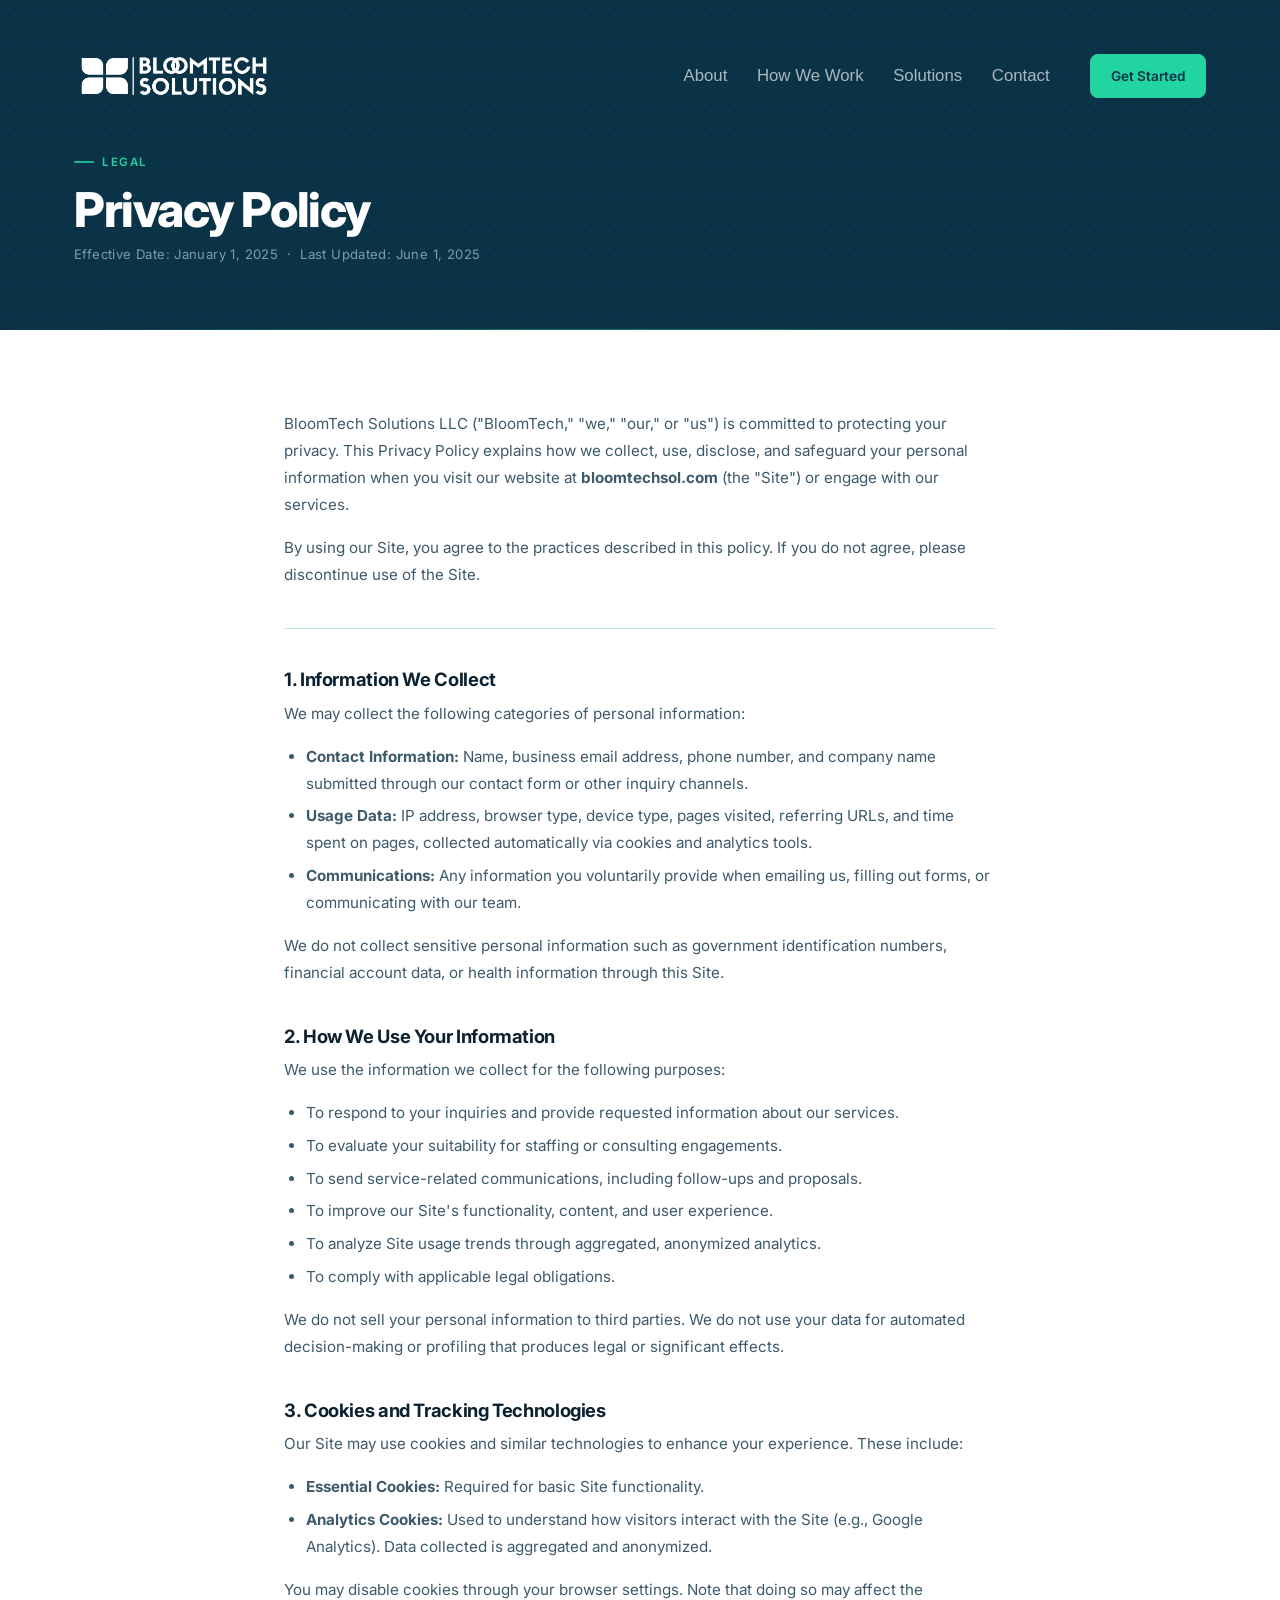
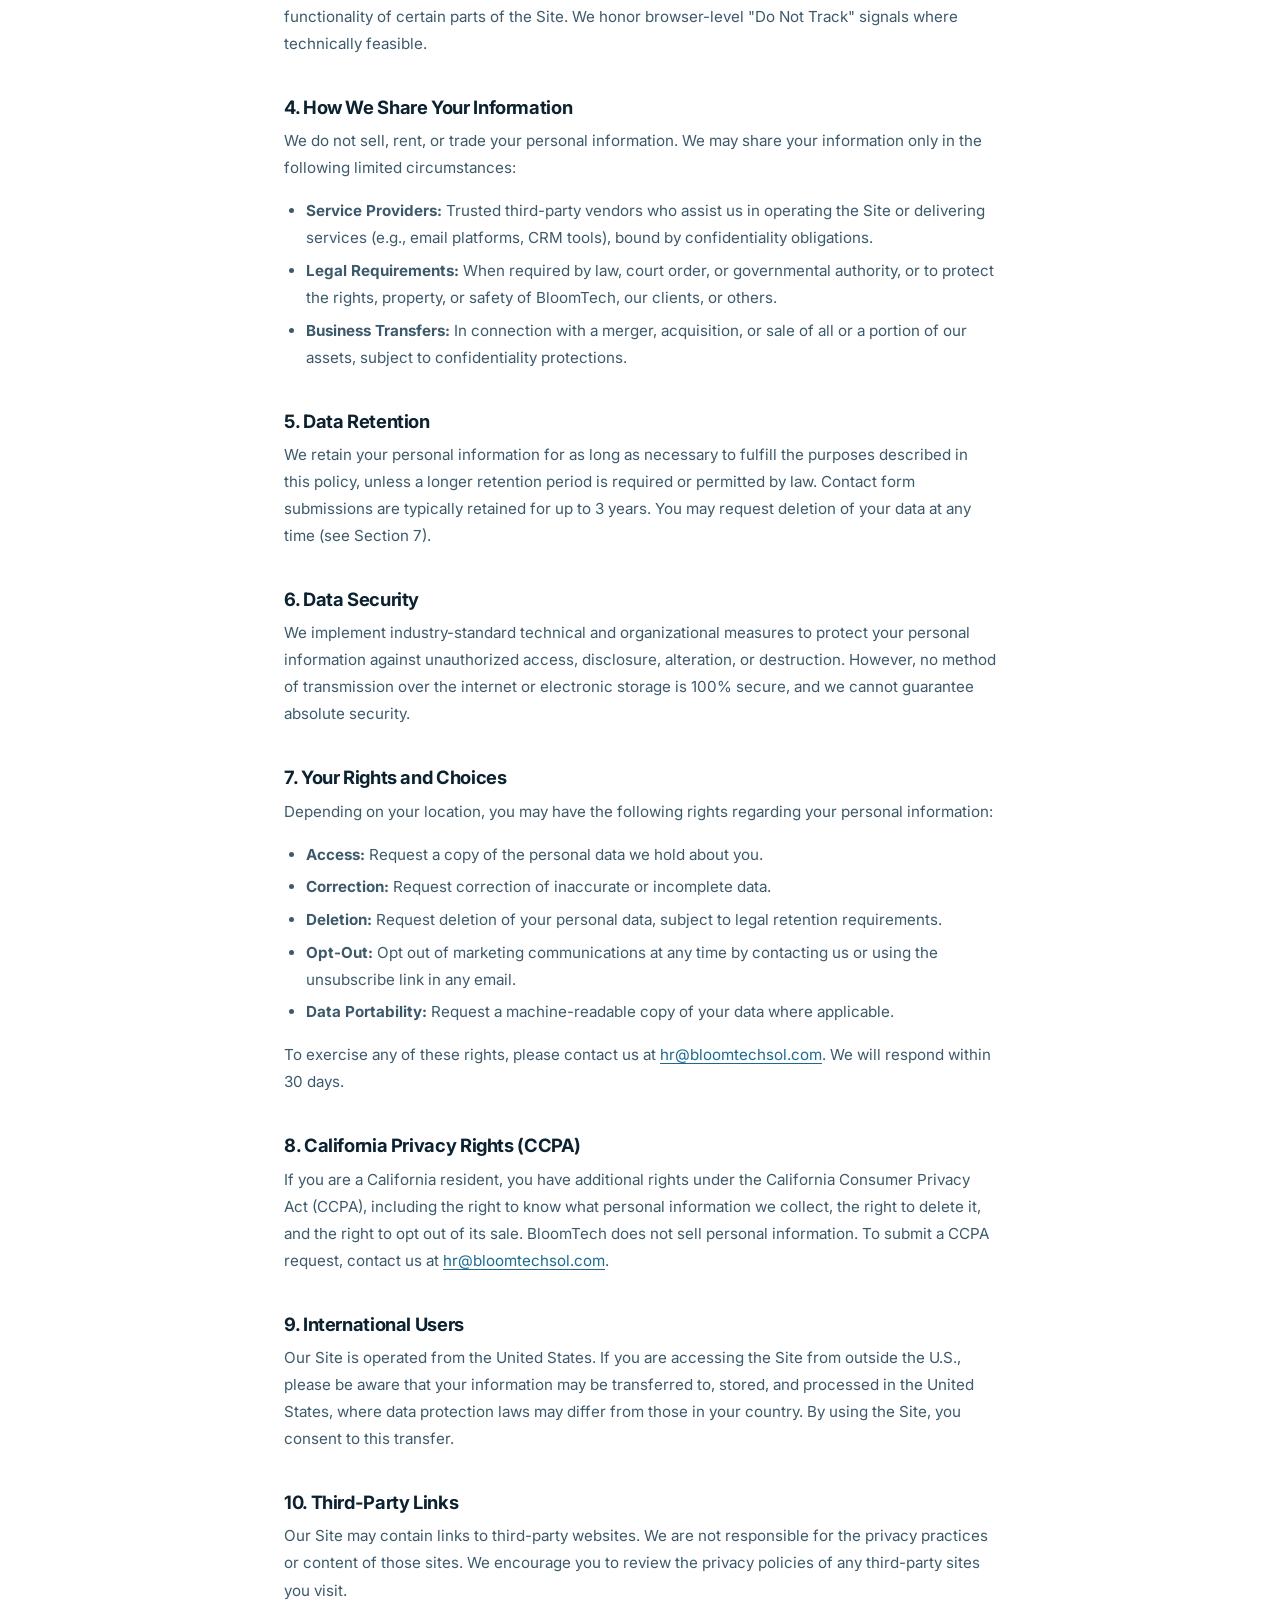
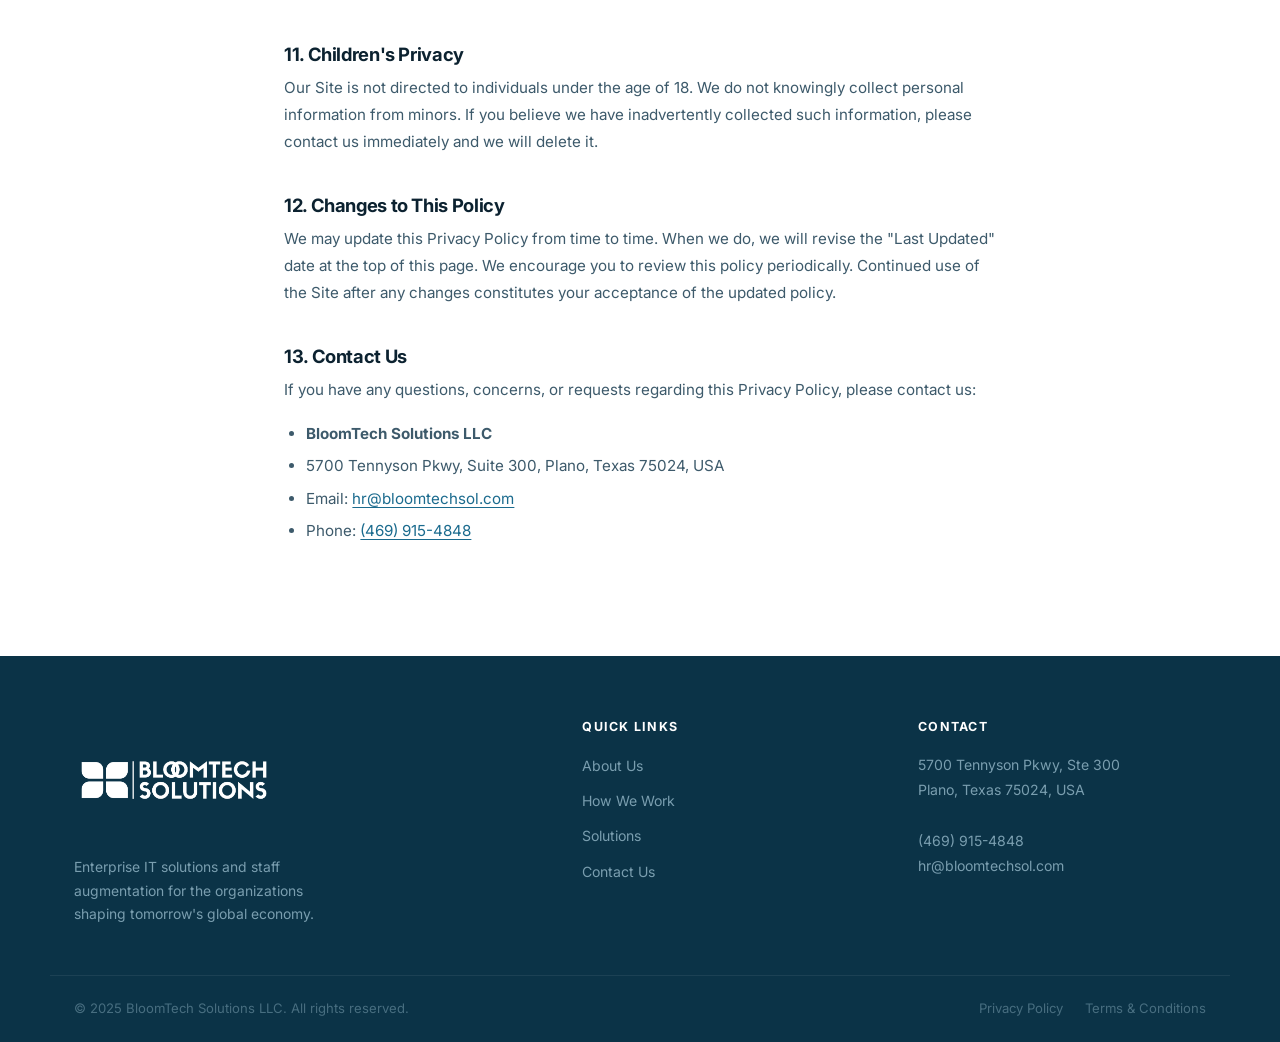
<file: privacy-policy.html>
<!DOCTYPE html>
<html lang="en">
<head>
  <meta charset="UTF-8">
  <meta name="viewport" content="width=device-width, initial-scale=1.0">
  <title>Privacy Policy — BloomTech Solutions</title>
  <meta name="description" content="BloomTech Solutions Privacy Policy — how we collect, use, and protect your personal information.">
  <meta name="author" content="BloomTech Solutions LLC">
  <link rel="icon" href="assets/icon.png" type="image/png">
  <link rel="preconnect" href="https://fonts.googleapis.com">
  <link rel="preconnect" href="https://fonts.gstatic.com" crossorigin>
  <link href="https://fonts.googleapis.com/css2?family=Inter:wght@300;400;500;600;700;800&display=swap" rel="stylesheet">
  <link rel="stylesheet" href="style.css">
  <!-- Open Graph -->
  <meta property="og:type"        content="website">
  <meta property="og:url"         content="https://bloomtechsol.com/privacy-policy.html">
  <meta property="og:site_name"   content="BloomTech Solutions">
  <meta property="og:title"       content="Privacy Policy — BloomTech Solutions">
  <meta property="og:description" content="BloomTech Solutions Privacy Policy — how we collect, use, and protect your personal information.">
  <meta property="og:image"       content="https://bloomtechsol.com/assets/og-image.png">
  <meta name="twitter:card"       content="summary_large_image">
  <meta name="twitter:title"      content="Privacy Policy — BloomTech Solutions">
  <meta name="twitter:description" content="BloomTech Solutions Privacy Policy — how we collect, use, and protect your personal information.">
  <meta name="twitter:image"      content="https://bloomtechsol.com/assets/og-image.png">
</head>
<body>

  <!-- NAV -->
  <header class="nav" id="nav" role="banner">
    <div class="container nav__inner">
      <a href="index.html" class="nav__logo" aria-label="BloomTech Solutions home">
        <img src="assets/logo.png" alt="BloomTech Solutions" class="nav__logo-img">
      </a>
      <nav class="nav__links" id="navLinks" aria-label="Main navigation">
        <a href="index.html#about"     class="nav__link">About</a>
        <a href="index.html#process"   class="nav__link">How We Work</a>
        <a href="index.html#solutions" class="nav__link">Solutions</a>
        <a href="index.html#contact"   class="nav__link">Contact</a>
      </nav>
      <a href="index.html#contact" class="btn btn--mint nav__cta">Get Started</a>
      <button class="nav__burger" id="navBurger" aria-label="Toggle navigation menu" aria-expanded="false">
        <span></span><span></span><span></span>
      </button>
    </div>
  </header>

  <main>

    <!-- HERO -->
    <section class="legal-hero">
      <div class="container legal-hero__inner">
        <span class="eyebrow">Legal</span>
        <h1 class="legal-hero__title">Privacy Policy</h1>
        <p class="legal-hero__meta">Effective Date: January 1, 2025 &nbsp;·&nbsp; Last Updated: June 1, 2025</p>
      </div>
    </section>

    <!-- CONTENT -->
    <section class="legal-body">
      <div class="container legal-body__inner">

        <p>BloomTech Solutions LLC ("BloomTech," "we," "our," or "us") is committed to protecting your privacy. This Privacy Policy explains how we collect, use, disclose, and safeguard your personal information when you visit our website at <strong>bloomtechsol.com</strong> (the "Site") or engage with our services.</p>
        <p>By using our Site, you agree to the practices described in this policy. If you do not agree, please discontinue use of the Site.</p>

        <hr class="legal-divider">

        <h2>1. Information We Collect</h2>
        <p>We may collect the following categories of personal information:</p>
        <ul>
          <li><strong>Contact Information:</strong> Name, business email address, phone number, and company name submitted through our contact form or other inquiry channels.</li>
          <li><strong>Usage Data:</strong> IP address, browser type, device type, pages visited, referring URLs, and time spent on pages, collected automatically via cookies and analytics tools.</li>
          <li><strong>Communications:</strong> Any information you voluntarily provide when emailing us, filling out forms, or communicating with our team.</li>
        </ul>
        <p>We do not collect sensitive personal information such as government identification numbers, financial account data, or health information through this Site.</p>

        <h2>2. How We Use Your Information</h2>
        <p>We use the information we collect for the following purposes:</p>
        <ul>
          <li>To respond to your inquiries and provide requested information about our services.</li>
          <li>To evaluate your suitability for staffing or consulting engagements.</li>
          <li>To send service-related communications, including follow-ups and proposals.</li>
          <li>To improve our Site's functionality, content, and user experience.</li>
          <li>To analyze Site usage trends through aggregated, anonymized analytics.</li>
          <li>To comply with applicable legal obligations.</li>
        </ul>
        <p>We do not sell your personal information to third parties. We do not use your data for automated decision-making or profiling that produces legal or significant effects.</p>

        <h2>3. Cookies and Tracking Technologies</h2>
        <p>Our Site may use cookies and similar technologies to enhance your experience. These include:</p>
        <ul>
          <li><strong>Essential Cookies:</strong> Required for basic Site functionality.</li>
          <li><strong>Analytics Cookies:</strong> Used to understand how visitors interact with the Site (e.g., Google Analytics). Data collected is aggregated and anonymized.</li>
        </ul>
        <p>You may disable cookies through your browser settings. Note that doing so may affect the functionality of certain parts of the Site. We honor browser-level "Do Not Track" signals where technically feasible.</p>

        <h2>4. How We Share Your Information</h2>
        <p>We do not sell, rent, or trade your personal information. We may share your information only in the following limited circumstances:</p>
        <ul>
          <li><strong>Service Providers:</strong> Trusted third-party vendors who assist us in operating the Site or delivering services (e.g., email platforms, CRM tools), bound by confidentiality obligations.</li>
          <li><strong>Legal Requirements:</strong> When required by law, court order, or governmental authority, or to protect the rights, property, or safety of BloomTech, our clients, or others.</li>
          <li><strong>Business Transfers:</strong> In connection with a merger, acquisition, or sale of all or a portion of our assets, subject to confidentiality protections.</li>
        </ul>

        <h2>5. Data Retention</h2>
        <p>We retain your personal information for as long as necessary to fulfill the purposes described in this policy, unless a longer retention period is required or permitted by law. Contact form submissions are typically retained for up to 3 years. You may request deletion of your data at any time (see Section 7).</p>

        <h2>6. Data Security</h2>
        <p>We implement industry-standard technical and organizational measures to protect your personal information against unauthorized access, disclosure, alteration, or destruction. However, no method of transmission over the internet or electronic storage is 100% secure, and we cannot guarantee absolute security.</p>

        <h2>7. Your Rights and Choices</h2>
        <p>Depending on your location, you may have the following rights regarding your personal information:</p>
        <ul>
          <li><strong>Access:</strong> Request a copy of the personal data we hold about you.</li>
          <li><strong>Correction:</strong> Request correction of inaccurate or incomplete data.</li>
          <li><strong>Deletion:</strong> Request deletion of your personal data, subject to legal retention requirements.</li>
          <li><strong>Opt-Out:</strong> Opt out of marketing communications at any time by contacting us or using the unsubscribe link in any email.</li>
          <li><strong>Data Portability:</strong> Request a machine-readable copy of your data where applicable.</li>
        </ul>
        <p>To exercise any of these rights, please contact us at <a href="mailto:hr@bloomtechsol.com">hr@bloomtechsol.com</a>. We will respond within 30 days.</p>

        <h2>8. California Privacy Rights (CCPA)</h2>
        <p>If you are a California resident, you have additional rights under the California Consumer Privacy Act (CCPA), including the right to know what personal information we collect, the right to delete it, and the right to opt out of its sale. BloomTech does not sell personal information. To submit a CCPA request, contact us at <a href="mailto:hr@bloomtechsol.com">hr@bloomtechsol.com</a>.</p>

        <h2>9. International Users</h2>
        <p>Our Site is operated from the United States. If you are accessing the Site from outside the U.S., please be aware that your information may be transferred to, stored, and processed in the United States, where data protection laws may differ from those in your country. By using the Site, you consent to this transfer.</p>

        <h2>10. Third-Party Links</h2>
        <p>Our Site may contain links to third-party websites. We are not responsible for the privacy practices or content of those sites. We encourage you to review the privacy policies of any third-party sites you visit.</p>

        <h2>11. Children's Privacy</h2>
        <p>Our Site is not directed to individuals under the age of 18. We do not knowingly collect personal information from minors. If you believe we have inadvertently collected such information, please contact us immediately and we will delete it.</p>

        <h2>12. Changes to This Policy</h2>
        <p>We may update this Privacy Policy from time to time. When we do, we will revise the "Last Updated" date at the top of this page. We encourage you to review this policy periodically. Continued use of the Site after any changes constitutes your acceptance of the updated policy.</p>

        <h2>13. Contact Us</h2>
        <p>If you have any questions, concerns, or requests regarding this Privacy Policy, please contact us:</p>
        <ul>
          <li><strong>BloomTech Solutions LLC</strong></li>
          <li>5700 Tennyson Pkwy, Suite 300, Plano, Texas 75024, USA</li>
          <li>Email: <a href="mailto:hr@bloomtechsol.com">hr@bloomtechsol.com</a></li>
          <li>Phone: <a href="tel:+14699154848">(469) 915-4848</a></li>
        </ul>

      </div>
    </section>

  </main>

  <!-- FOOTER -->
  <footer class="footer" role="contentinfo">
    <div class="container footer__inner">
      <div class="footer__brand">
        <a href="index.html" aria-label="BloomTech Solutions">
          <img src="assets/logo.png" alt="BloomTech Solutions" class="footer__logo-img">
        </a>
        <p class="footer__tagline">Enterprise IT solutions and staff augmentation for the organizations shaping tomorrow's global economy.</p>
      </div>
      <div class="footer__col">
        <h3 class="footer__col-title">Quick Links</h3>
        <ul class="footer__links">
          <li><a href="index.html#about">About Us</a></li>
          <li><a href="index.html#process">How We Work</a></li>
          <li><a href="index.html#solutions">Solutions</a></li>
          <li><a href="index.html#contact">Contact Us</a></li>
        </ul>
      </div>
      <div class="footer__col">
        <h3 class="footer__col-title">Contact</h3>
        <address class="footer__address">
          5700 Tennyson Pkwy, Ste 300<br>
          Plano, Texas 75024, USA<br><br>
          <a href="tel:+14699154848">(469) 915-4848</a><br>
          <a href="mailto:hr@bloomtechsol.com">hr@bloomtechsol.com</a>
        </address>
      </div>
    </div>
    <div class="footer__bottom">
      <div class="container footer__bottom-inner">
        <span>© 2025 BloomTech Solutions LLC. All rights reserved.</span>
        <div class="footer__legal">
          <a href="privacy-policy.html">Privacy Policy</a>
          <a href="terms.html">Terms &amp; Conditions</a>
        </div>
      </div>
    </div>
  </footer>

  <script>
    const nav = document.getElementById('nav');
    window.addEventListener('scroll', () => {
      nav.classList.toggle('nav--scrolled', window.scrollY > 60);
    }, { passive: true });

    const navBurger = document.getElementById('navBurger');
    const navLinks  = document.getElementById('navLinks');
    navBurger.addEventListener('click', () => {
      const open = navLinks.classList.toggle('nav__links--open');
      navBurger.classList.toggle('nav__burger--open', open);
      navBurger.setAttribute('aria-expanded', open);
    });
    navLinks.querySelectorAll('a').forEach(link => {
      link.addEventListener('click', () => {
        navLinks.classList.remove('nav__links--open');
        navBurger.classList.remove('nav__burger--open');
        navBurger.setAttribute('aria-expanded', 'false');
      });
    });
    document.addEventListener('click', e => {
      if (!nav.contains(e.target)) {
        navLinks.classList.remove('nav__links--open');
        navBurger.classList.remove('nav__burger--open');
        navBurger.setAttribute('aria-expanded', 'false');
      }
    });
  </script>
</body>
</html>
</file>
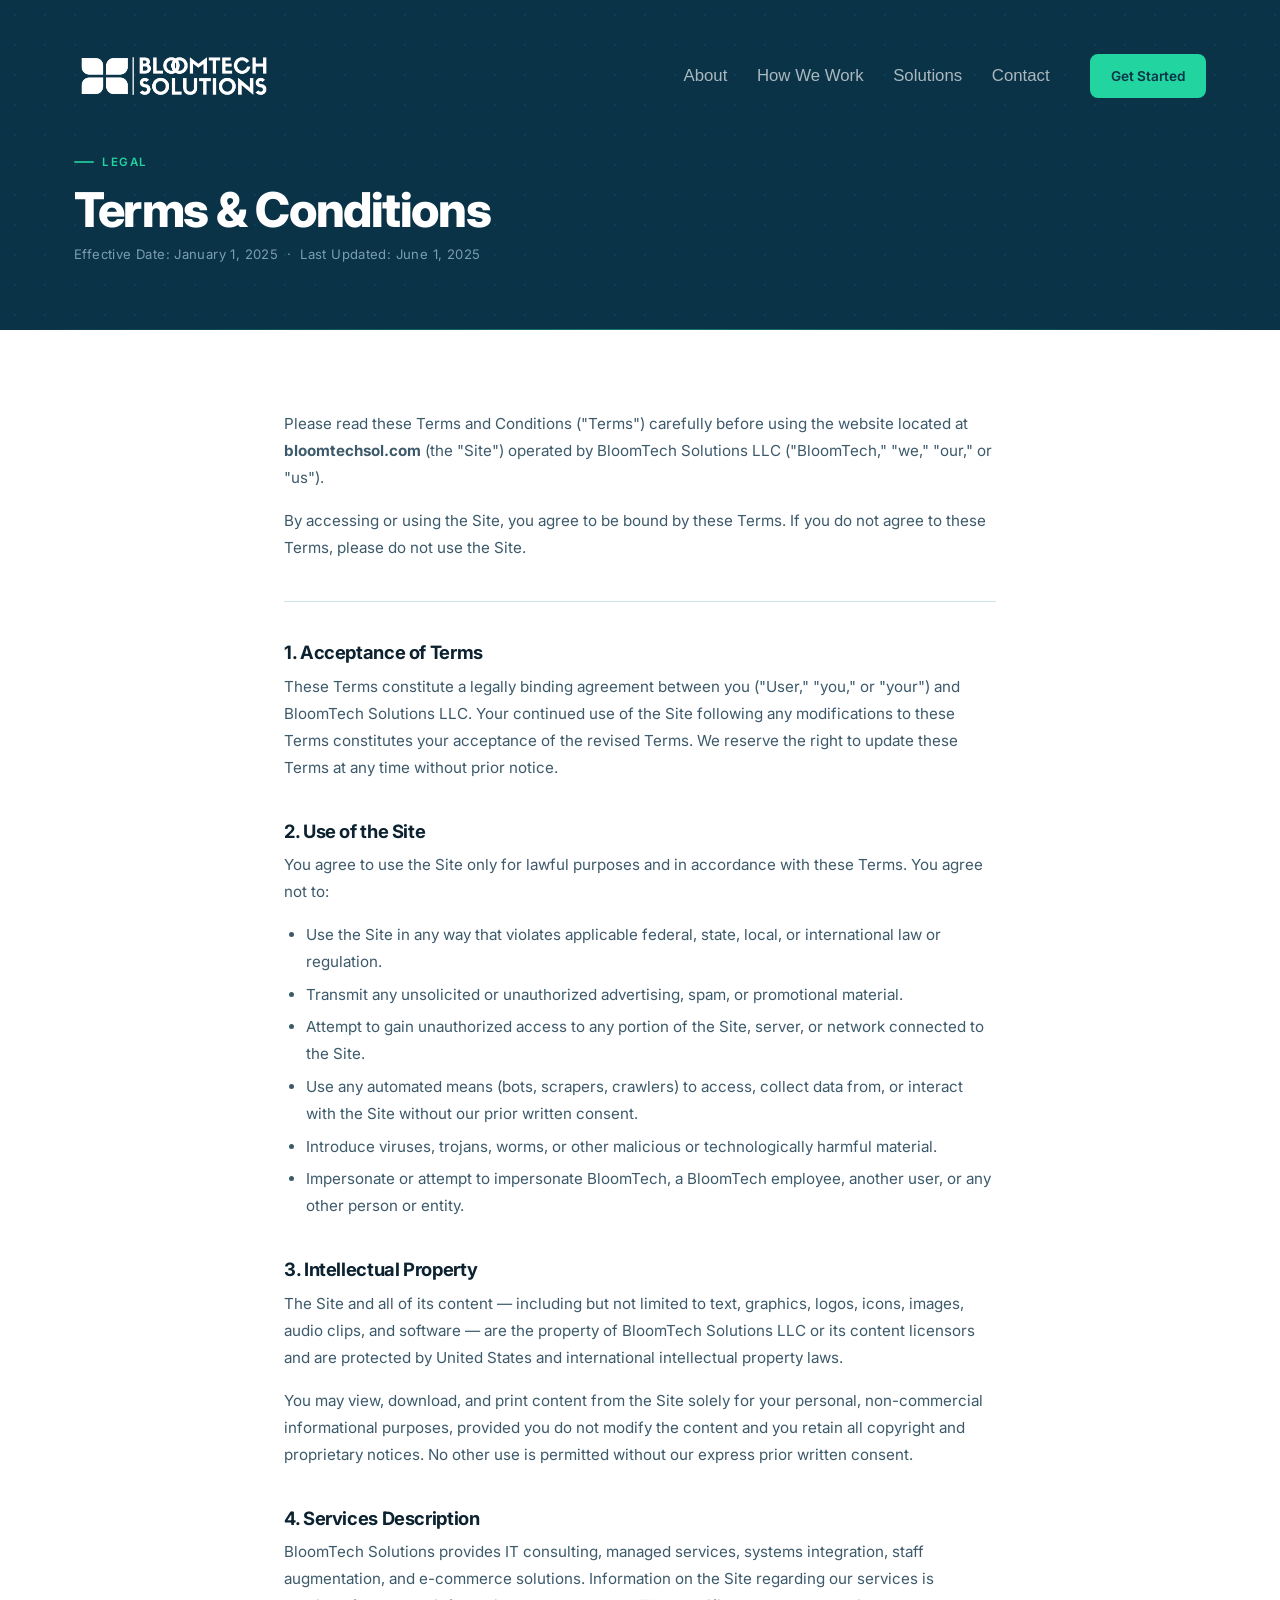
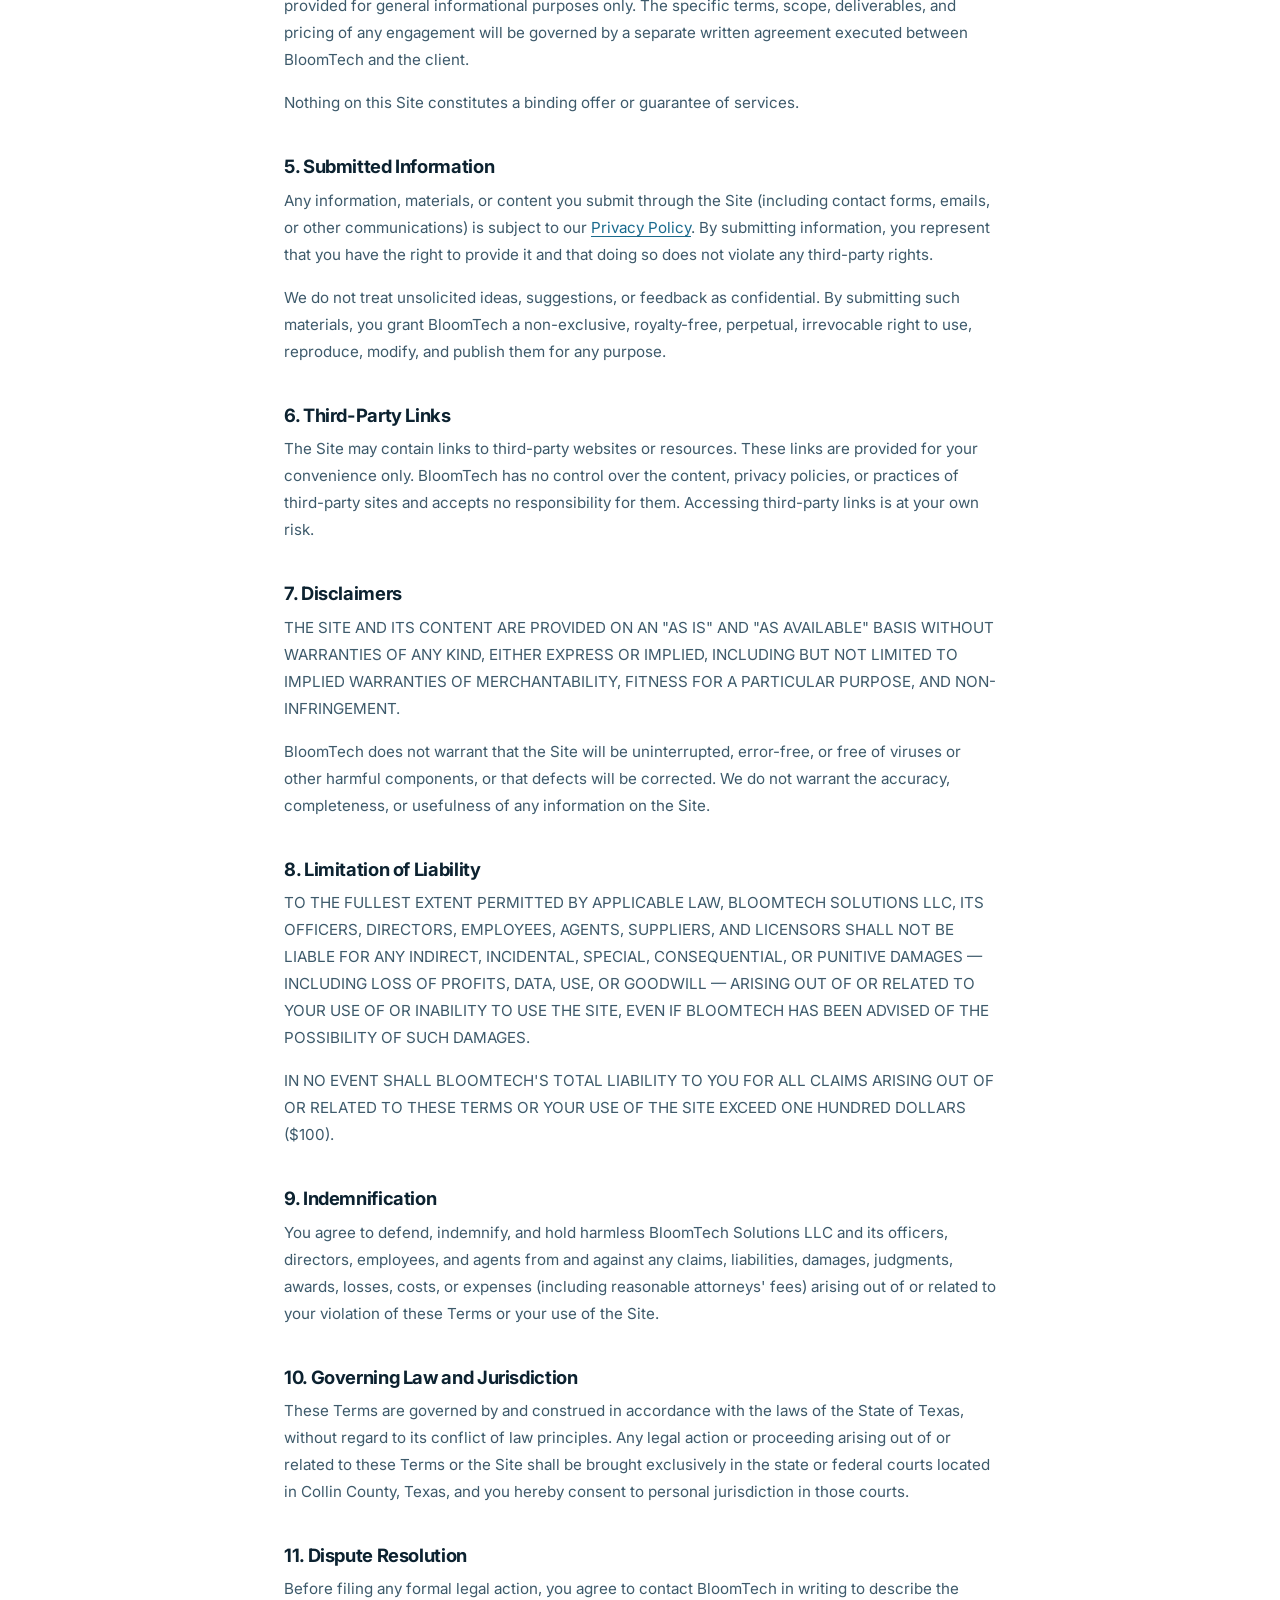
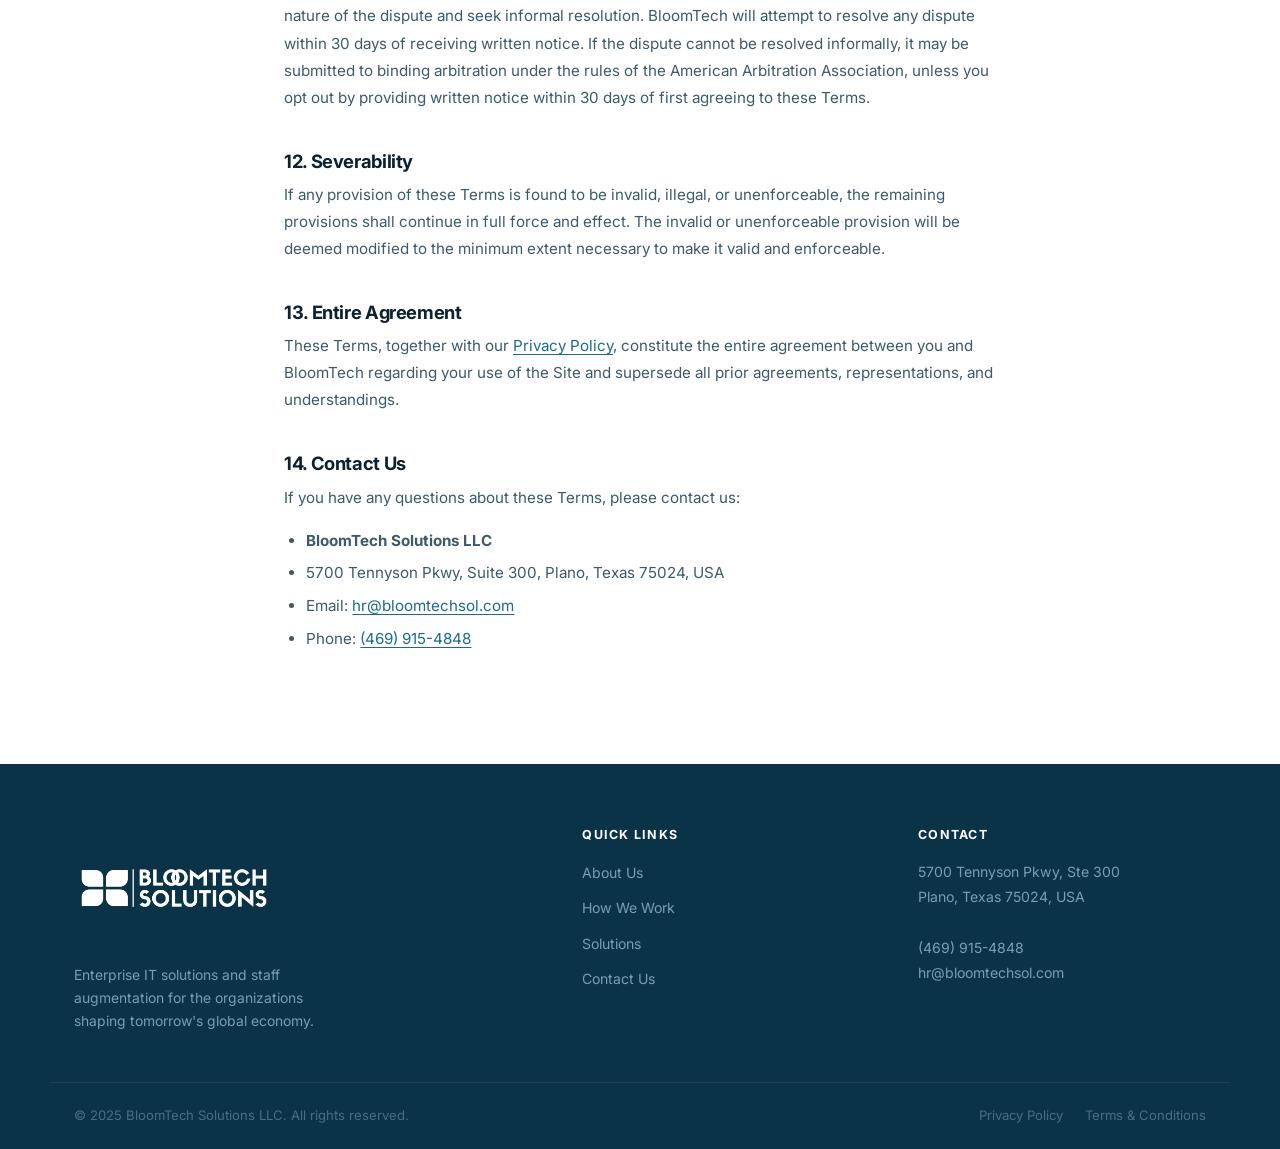
<file: terms.html>
<!DOCTYPE html>
<html lang="en">
<head>
  <meta charset="UTF-8">
  <meta name="viewport" content="width=device-width, initial-scale=1.0">
  <title>Terms &amp; Conditions — BloomTech Solutions</title>
  <meta name="description" content="BloomTech Solutions Terms and Conditions — the rules and guidelines governing use of our website and services.">
  <meta name="author" content="BloomTech Solutions LLC">
  <link rel="icon" href="assets/icon.png" type="image/png">
  <link rel="preconnect" href="https://fonts.googleapis.com">
  <link rel="preconnect" href="https://fonts.gstatic.com" crossorigin>
  <link href="https://fonts.googleapis.com/css2?family=Inter:wght@300;400;500;600;700;800&display=swap" rel="stylesheet">
  <link rel="stylesheet" href="style.css">
  <!-- Open Graph -->
  <meta property="og:type"        content="website">
  <meta property="og:url"         content="https://bloomtechsol.com/terms.html">
  <meta property="og:site_name"   content="BloomTech Solutions">
  <meta property="og:title"       content="Terms & Conditions — BloomTech Solutions">
  <meta property="og:description" content="BloomTech Solutions Terms and Conditions — the rules and guidelines governing use of our website and services.">
  <meta property="og:image"       content="https://bloomtechsol.com/assets/og-image.png">
  <meta name="twitter:card"       content="summary_large_image">
  <meta name="twitter:title"      content="Terms & Conditions — BloomTech Solutions">
  <meta name="twitter:description" content="BloomTech Solutions Terms and Conditions — the rules and guidelines governing use of our website and services.">
  <meta name="twitter:image"      content="https://bloomtechsol.com/assets/og-image.png">
</head>
<body>

  <!-- NAV -->
  <header class="nav" id="nav" role="banner">
    <div class="container nav__inner">
      <a href="index.html" class="nav__logo" aria-label="BloomTech Solutions home">
        <img src="assets/logo.png" alt="BloomTech Solutions" class="nav__logo-img">
      </a>
      <nav class="nav__links" id="navLinks" aria-label="Main navigation">
        <a href="index.html#about"     class="nav__link">About</a>
        <a href="index.html#process"   class="nav__link">How We Work</a>
        <a href="index.html#solutions" class="nav__link">Solutions</a>
        <a href="index.html#contact"   class="nav__link">Contact</a>
      </nav>
      <a href="index.html#contact" class="btn btn--mint nav__cta">Get Started</a>
      <button class="nav__burger" id="navBurger" aria-label="Toggle navigation menu" aria-expanded="false">
        <span></span><span></span><span></span>
      </button>
    </div>
  </header>

  <main>

    <!-- HERO -->
    <section class="legal-hero">
      <div class="container legal-hero__inner">
        <span class="eyebrow">Legal</span>
        <h1 class="legal-hero__title">Terms &amp; Conditions</h1>
        <p class="legal-hero__meta">Effective Date: January 1, 2025 &nbsp;·&nbsp; Last Updated: June 1, 2025</p>
      </div>
    </section>

    <!-- CONTENT -->
    <section class="legal-body">
      <div class="container legal-body__inner">

        <p>Please read these Terms and Conditions ("Terms") carefully before using the website located at <strong>bloomtechsol.com</strong> (the "Site") operated by BloomTech Solutions LLC ("BloomTech," "we," "our," or "us").</p>
        <p>By accessing or using the Site, you agree to be bound by these Terms. If you do not agree to these Terms, please do not use the Site.</p>

        <hr class="legal-divider">

        <h2>1. Acceptance of Terms</h2>
        <p>These Terms constitute a legally binding agreement between you ("User," "you," or "your") and BloomTech Solutions LLC. Your continued use of the Site following any modifications to these Terms constitutes your acceptance of the revised Terms. We reserve the right to update these Terms at any time without prior notice.</p>

        <h2>2. Use of the Site</h2>
        <p>You agree to use the Site only for lawful purposes and in accordance with these Terms. You agree not to:</p>
        <ul>
          <li>Use the Site in any way that violates applicable federal, state, local, or international law or regulation.</li>
          <li>Transmit any unsolicited or unauthorized advertising, spam, or promotional material.</li>
          <li>Attempt to gain unauthorized access to any portion of the Site, server, or network connected to the Site.</li>
          <li>Use any automated means (bots, scrapers, crawlers) to access, collect data from, or interact with the Site without our prior written consent.</li>
          <li>Introduce viruses, trojans, worms, or other malicious or technologically harmful material.</li>
          <li>Impersonate or attempt to impersonate BloomTech, a BloomTech employee, another user, or any other person or entity.</li>
        </ul>

        <h2>3. Intellectual Property</h2>
        <p>The Site and all of its content — including but not limited to text, graphics, logos, icons, images, audio clips, and software — are the property of BloomTech Solutions LLC or its content licensors and are protected by United States and international intellectual property laws.</p>
        <p>You may view, download, and print content from the Site solely for your personal, non-commercial informational purposes, provided you do not modify the content and you retain all copyright and proprietary notices. No other use is permitted without our express prior written consent.</p>

        <h2>4. Services Description</h2>
        <p>BloomTech Solutions provides IT consulting, managed services, systems integration, staff augmentation, and e-commerce solutions. Information on the Site regarding our services is provided for general informational purposes only. The specific terms, scope, deliverables, and pricing of any engagement will be governed by a separate written agreement executed between BloomTech and the client.</p>
        <p>Nothing on this Site constitutes a binding offer or guarantee of services.</p>

        <h2>5. Submitted Information</h2>
        <p>Any information, materials, or content you submit through the Site (including contact forms, emails, or other communications) is subject to our <a href="privacy-policy.html">Privacy Policy</a>. By submitting information, you represent that you have the right to provide it and that doing so does not violate any third-party rights.</p>
        <p>We do not treat unsolicited ideas, suggestions, or feedback as confidential. By submitting such materials, you grant BloomTech a non-exclusive, royalty-free, perpetual, irrevocable right to use, reproduce, modify, and publish them for any purpose.</p>

        <h2>6. Third-Party Links</h2>
        <p>The Site may contain links to third-party websites or resources. These links are provided for your convenience only. BloomTech has no control over the content, privacy policies, or practices of third-party sites and accepts no responsibility for them. Accessing third-party links is at your own risk.</p>

        <h2>7. Disclaimers</h2>
        <p>THE SITE AND ITS CONTENT ARE PROVIDED ON AN "AS IS" AND "AS AVAILABLE" BASIS WITHOUT WARRANTIES OF ANY KIND, EITHER EXPRESS OR IMPLIED, INCLUDING BUT NOT LIMITED TO IMPLIED WARRANTIES OF MERCHANTABILITY, FITNESS FOR A PARTICULAR PURPOSE, AND NON-INFRINGEMENT.</p>
        <p>BloomTech does not warrant that the Site will be uninterrupted, error-free, or free of viruses or other harmful components, or that defects will be corrected. We do not warrant the accuracy, completeness, or usefulness of any information on the Site.</p>

        <h2>8. Limitation of Liability</h2>
        <p>TO THE FULLEST EXTENT PERMITTED BY APPLICABLE LAW, BLOOMTECH SOLUTIONS LLC, ITS OFFICERS, DIRECTORS, EMPLOYEES, AGENTS, SUPPLIERS, AND LICENSORS SHALL NOT BE LIABLE FOR ANY INDIRECT, INCIDENTAL, SPECIAL, CONSEQUENTIAL, OR PUNITIVE DAMAGES — INCLUDING LOSS OF PROFITS, DATA, USE, OR GOODWILL — ARISING OUT OF OR RELATED TO YOUR USE OF OR INABILITY TO USE THE SITE, EVEN IF BLOOMTECH HAS BEEN ADVISED OF THE POSSIBILITY OF SUCH DAMAGES.</p>
        <p>IN NO EVENT SHALL BLOOMTECH'S TOTAL LIABILITY TO YOU FOR ALL CLAIMS ARISING OUT OF OR RELATED TO THESE TERMS OR YOUR USE OF THE SITE EXCEED ONE HUNDRED DOLLARS ($100).</p>

        <h2>9. Indemnification</h2>
        <p>You agree to defend, indemnify, and hold harmless BloomTech Solutions LLC and its officers, directors, employees, and agents from and against any claims, liabilities, damages, judgments, awards, losses, costs, or expenses (including reasonable attorneys' fees) arising out of or related to your violation of these Terms or your use of the Site.</p>

        <h2>10. Governing Law and Jurisdiction</h2>
        <p>These Terms are governed by and construed in accordance with the laws of the State of Texas, without regard to its conflict of law principles. Any legal action or proceeding arising out of or related to these Terms or the Site shall be brought exclusively in the state or federal courts located in Collin County, Texas, and you hereby consent to personal jurisdiction in those courts.</p>

        <h2>11. Dispute Resolution</h2>
        <p>Before filing any formal legal action, you agree to contact BloomTech in writing to describe the nature of the dispute and seek informal resolution. BloomTech will attempt to resolve any dispute within 30 days of receiving written notice. If the dispute cannot be resolved informally, it may be submitted to binding arbitration under the rules of the American Arbitration Association, unless you opt out by providing written notice within 30 days of first agreeing to these Terms.</p>

        <h2>12. Severability</h2>
        <p>If any provision of these Terms is found to be invalid, illegal, or unenforceable, the remaining provisions shall continue in full force and effect. The invalid or unenforceable provision will be deemed modified to the minimum extent necessary to make it valid and enforceable.</p>

        <h2>13. Entire Agreement</h2>
        <p>These Terms, together with our <a href="privacy-policy.html">Privacy Policy</a>, constitute the entire agreement between you and BloomTech regarding your use of the Site and supersede all prior agreements, representations, and understandings.</p>

        <h2>14. Contact Us</h2>
        <p>If you have any questions about these Terms, please contact us:</p>
        <ul>
          <li><strong>BloomTech Solutions LLC</strong></li>
          <li>5700 Tennyson Pkwy, Suite 300, Plano, Texas 75024, USA</li>
          <li>Email: <a href="mailto:hr@bloomtechsol.com">hr@bloomtechsol.com</a></li>
          <li>Phone: <a href="tel:+14699154848">(469) 915-4848</a></li>
        </ul>

      </div>
    </section>

  </main>

  <!-- FOOTER -->
  <footer class="footer" role="contentinfo">
    <div class="container footer__inner">
      <div class="footer__brand">
        <a href="index.html" aria-label="BloomTech Solutions">
          <img src="assets/logo.png" alt="BloomTech Solutions" class="footer__logo-img">
        </a>
        <p class="footer__tagline">Enterprise IT solutions and staff augmentation for the organizations shaping tomorrow's global economy.</p>
      </div>
      <div class="footer__col">
        <h3 class="footer__col-title">Quick Links</h3>
        <ul class="footer__links">
          <li><a href="index.html#about">About Us</a></li>
          <li><a href="index.html#process">How We Work</a></li>
          <li><a href="index.html#solutions">Solutions</a></li>
          <li><a href="index.html#contact">Contact Us</a></li>
        </ul>
      </div>
      <div class="footer__col">
        <h3 class="footer__col-title">Contact</h3>
        <address class="footer__address">
          5700 Tennyson Pkwy, Ste 300<br>
          Plano, Texas 75024, USA<br><br>
          <a href="tel:+14699154848">(469) 915-4848</a><br>
          <a href="mailto:hr@bloomtechsol.com">hr@bloomtechsol.com</a>
        </address>
      </div>
    </div>
    <div class="footer__bottom">
      <div class="container footer__bottom-inner">
        <span>© 2025 BloomTech Solutions LLC. All rights reserved.</span>
        <div class="footer__legal">
          <a href="privacy-policy.html">Privacy Policy</a>
          <a href="terms.html">Terms &amp; Conditions</a>
        </div>
      </div>
    </div>
  </footer>

  <script>
    const nav = document.getElementById('nav');
    window.addEventListener('scroll', () => {
      nav.classList.toggle('nav--scrolled', window.scrollY > 60);
    }, { passive: true });

    const navBurger = document.getElementById('navBurger');
    const navLinks  = document.getElementById('navLinks');
    navBurger.addEventListener('click', () => {
      const open = navLinks.classList.toggle('nav__links--open');
      navBurger.classList.toggle('nav__burger--open', open);
      navBurger.setAttribute('aria-expanded', open);
    });
    navLinks.querySelectorAll('a').forEach(link => {
      link.addEventListener('click', () => {
        navLinks.classList.remove('nav__links--open');
        navBurger.classList.remove('nav__burger--open');
        navBurger.setAttribute('aria-expanded', 'false');
      });
    });
    document.addEventListener('click', e => {
      if (!nav.contains(e.target)) {
        navLinks.classList.remove('nav__links--open');
        navBurger.classList.remove('nav__burger--open');
        navBurger.setAttribute('aria-expanded', 'false');
      }
    });
  </script>
</body>
</html>
</file>
<file: style.css>
/* ══════════════════════════════════════════════════════════
   BLOOMTECH SOLUTIONS — stylesheet
   Primary: brand blue #1B6B8E · Accent: mint #22D4A0
═══════════════════════════════════════════════════════════ */

/* ── TOKENS ─────────────────────────── */
:root {
  /* Brand blues */
  --brand:      #1B6B8E;               /* primary brand blue */
  --brand-dark: #0B3347;               /* hero, process, footer bg */
  --brand-mid:  #0E3E54;               /* stats bar, nav-scrolled bg */
  --brand-dim:  rgba(27, 107, 142, 0.10); /* icon bg on light sections */

  --surface:    #EEF5F8;               /* light section bg */
  --white:      #FFFFFF;

  /* Mint accent */
  --mint:       #22D4A0;
  --mint-dark:  #1AB08B;
  --mint-dim:   rgba(34, 212, 160, 0.12);

  /* Text */
  --text-dark:  #0C2230;
  --text-body:  #3D5A6B;
  --text-muted: #7A9EAF;
  --text-light: #C8DDE6;

  --amber:       #E8961F;
  --amber-dim:   rgba(232,150,31,0.12);

  --border:      #CBE1EC;
  --border-dark: rgba(255, 255, 255, 0.07);

  --font-display: 'Inter', sans-serif;
  --font-body:    'Inter', sans-serif;

  --radius:    12px;
  --radius-lg: 20px;
  --ease:      0.25s ease;
  --shadow:    0 4px 24px rgba(8, 38, 58, 0.10);
  --shadow-lg: 0 12px 40px rgba(8, 38, 58, 0.16);
}


/* ── RESET ───────────────────────────── */
*, *::before, *::after { box-sizing: border-box; margin: 0; padding: 0; }
html { scroll-behavior: smooth; font-size: 16px; -webkit-text-size-adjust: 100%; }
body { font-family: var(--font-body); color: var(--text-dark); background: var(--white); line-height: 1.65; overflow-x: hidden; }
img  { max-width: 100%; height: auto; display: block; }
a    { text-decoration: none; color: inherit; }
ul   { list-style: none; }
address { font-style: normal; }
button  { cursor: pointer; font-family: inherit; }

:focus-visible { outline: 2px solid var(--brand); outline-offset: 3px; border-radius: 4px; }


/* ── TYPOGRAPHY ───────────────────────── */
h1, h2, h3, h4 { font-family: var(--font-display); line-height: 1.12; letter-spacing: -0.03em; }
.section-heading {
  font-size: clamp(1.75rem, 3.8vw, 2.75rem);
  font-weight: 700;
  color: var(--text-dark);
  margin-bottom: 1.1rem;
  letter-spacing: -0.03em;
  position: relative;
  padding-left: 1.1rem;
}
.section-heading::before {
  content: '';
  position: absolute;
  left: 0; top: 0.1em; bottom: 0.1em;
  width: 4px;
  border-radius: 4px;
  background: linear-gradient(to bottom, var(--mint), var(--amber));
}
.section-heading--light { color: var(--white); }
/* Center-aligned headers reset the offset */
.section-header .section-heading { padding-left: 0; }
.section-header .section-heading::before { display: none; }
.section-sub           { font-size: 1.05rem; color: var(--text-body); max-width: 54ch; margin: 0 auto; }

.eyebrow {
  display: inline-flex;
  align-items: center;
  gap: 0.5rem;
  font-family: var(--font-body);
  font-size: 0.72rem;
  font-weight: 600;
  letter-spacing: 0.14em;
  text-transform: uppercase;
  color: var(--mint);        /* on dark sections */
  margin-bottom: 0.7rem;
}
.eyebrow::before {
  content: '';
  display: inline-block;
  width: 20px;
  height: 2px;
  background: currentColor;
  border-radius: 2px;
  flex-shrink: 0;
  opacity: 0.8;
}
.eyebrow--brand { color: var(--brand); } /* on light sections */

.section-header { text-align: center; margin-bottom: 3.5rem; }
.section-header .section-sub { margin-top: 0.5rem; }

/* .gradient-text is defined in the HERO section with shimmer animation */


/* ── LAYOUT ──────────────────────────── */
.container { width: 100%; max-width: 1180px; margin-inline: auto; padding-inline: 1.5rem; }
.section   { padding: 6rem 0; }


/* ── BUTTONS ─────────────────────────── */
.btn {
  display: inline-flex;
  align-items: center;
  justify-content: center;
  gap: 0.4rem;
  font-family: var(--font-display);
  font-size: 0.9rem;
  font-weight: 600;
  padding: 0.78rem 1.65rem;
  border-radius: 8px;
  border: 2px solid transparent;
  transition: background var(--ease), border-color var(--ease), transform var(--ease), box-shadow var(--ease);
  white-space: nowrap;
}
/* Mint CTA — used on dark-bg sections */
.btn--mint {
  background: var(--mint);
  color: var(--brand-dark);
  border-color: var(--mint);
}
.btn--mint:hover {
  background: var(--mint-dark);
  border-color: var(--mint-dark);
  transform: translateY(-2px);
  box-shadow: 0 6px 20px rgba(34, 212, 160, 0.30);
}
/* Brand CTA — used on light-bg sections */
.btn--brand {
  background: var(--brand);
  color: var(--white);
  border-color: var(--brand);
}
.btn--brand:hover {
  background: #155C7A;
  border-color: #155C7A;
  transform: translateY(-2px);
  box-shadow: 0 6px 20px rgba(27, 107, 142, 0.30);
}
/* Ghost — secondary on dark bg */
.btn--ghost {
  background: transparent;
  color: rgba(255, 255, 255, 0.82);
  border-color: rgba(255, 255, 255, 0.22);
}
.btn--ghost:hover {
  background: rgba(255, 255, 255, 0.08);
  border-color: rgba(255, 255, 255, 0.44);
  color: var(--white);
}
.btn--full { width: 100%; }


/* ═══════════════════════════════════════
   NAV
═══════════════════════════════════════ */
.nav {
  position: fixed;
  inset: 0 0 auto 0;
  z-index: 100;
  padding: 1rem 0;
  transition: background var(--ease), box-shadow var(--ease), padding var(--ease);
}
.nav--scrolled {
  background: rgba(11, 51, 71, 0.97);
  box-shadow: 0 2px 24px rgba(0, 0, 0, 0.30);
  padding: 0.7rem 0;
}
/* backdrop-filter on ::before so it doesn't break position:fixed children (nav drawer) */
.nav--scrolled::before {
  content: '';
  position: absolute;
  inset: 0;
  backdrop-filter: blur(14px);
  -webkit-backdrop-filter: blur(14px);
  pointer-events: none;
  z-index: -1;
}
.nav__inner { display: flex; align-items: center; gap: 2rem; }

/* Logo image */
.nav__logo     { flex-shrink: 0; display: flex; align-items: center; }
.nav__logo-img {
  height: 120px;
  width: auto;
  filter: brightness(0) invert(1);
  transition: opacity var(--ease), height var(--ease);
}
.nav--scrolled .nav__logo-img { height: 90px; }
.nav__logo-img:hover { opacity: 0.82; }

/* Desktop links */
.nav__links { display: flex; gap: 1.85rem; margin-left: auto; }
.nav__link {
  font-family: 'Space Grotesk', sans-serif;
  font-size: 1.05rem;
  font-weight: 500;
  color: rgba(255, 255, 255, 0.65);
  transition: color var(--ease);
  padding: 0.25rem 0;
}
.nav__link:hover { color: var(--mint); }

.nav__cta { margin-left: 0.5rem; padding: 0.58rem 1.2rem; font-size: 0.85rem; }

/* Burger */
.nav__burger { display: none; flex-direction: column; gap: 5px; background: none; border: none; padding: 4px; margin-left: auto; }
.nav__burger span { display: block; width: 24px; height: 2px; background: var(--white); border-radius: 2px; transition: transform var(--ease), opacity var(--ease); }
.nav__burger--open span:nth-child(1) { transform: rotate(45deg) translate(5px, 5px); }
.nav__burger--open span:nth-child(2) { opacity: 0; }
.nav__burger--open span:nth-child(3) { transform: rotate(-45deg) translate(5px, -5px); }


/* ═══════════════════════════════════════
   HERO
═══════════════════════════════════════ */
.hero {
  min-height: 100vh;
  background: linear-gradient(145deg, #071e2b 0%, var(--brand-dark) 45%, #0d3145 100%);
  display: flex;
  flex-direction: column;
  position: relative;
  overflow: hidden;
}

/* Diamond crosshatch */
.hero::before {
  content: '';
  position: absolute;
  inset: 0;
  background-image:
    repeating-linear-gradient(-45deg, rgba(27,107,142,0.07) 0px, rgba(27,107,142,0.07) 1px, transparent 1px, transparent 26px),
    repeating-linear-gradient( 45deg, rgba(27,107,142,0.07) 0px, rgba(27,107,142,0.07) 1px, transparent 1px, transparent 26px);
  pointer-events: none;
  z-index: 0;
}
/* Bottom separator */
.hero::after {
  content: '';
  position: absolute;
  bottom: 0; left: 0; right: 0;
  height: 1px;
  background: linear-gradient(90deg, transparent, rgba(232,150,31,0.5) 35%, rgba(34,212,160,0.5) 65%, transparent);
  z-index: 2;
}

/* ── HERO FX LAYERS ─────────────────── */
/* Ambient glow blob */
.hero__glow {
  position: absolute;
  width: 750px; height: 750px;
  border-radius: 50%;
  background: radial-gradient(circle, rgba(27,107,142,0.14) 0%, transparent 65%);
  top: 50%; right: 2%;
  transform: translateY(-50%);
  pointer-events: none;
  z-index: 0;
  animation: glowPulse 6s ease-in-out infinite;
}
@keyframes glowPulse {
  0%, 100% { opacity: 0.55; transform: translateY(-50%) scale(1); }
  50%       { opacity: 1;    transform: translateY(-50%) scale(1.12); }
}

/* Second ambient glow — amber, bottom-left drift */
.hero__glow--alt {
  width: 520px; height: 520px;
  background: radial-gradient(circle, rgba(232,150,31,0.11) 0%, transparent 65%);
  bottom: -8%; left: -6%;
  top: auto; right: auto;
  transform: none;
  animation: glowDrift 11s ease-in-out infinite 1.5s;
}
@keyframes glowDrift {
  0%, 100% { transform: scale(1);                         opacity: 0.55; }
  40%       { transform: scale(1.12) translate(45px,-38px); opacity: 0.85; }
  70%       { transform: scale(0.93) translate(-18px,22px); opacity: 0.48; }
}

/* Scanning light sweep */
.hero__scan {
  position: absolute;
  inset: 0;
  pointer-events: none;
  z-index: 0;
  overflow: hidden;
}
.hero__scan::after {
  content: '';
  position: absolute;
  left: 0; right: 0;
  height: 160px;
  top: -160px;
  background: linear-gradient(to bottom,
    transparent 0%,
    rgba(232,150,31,0.03) 30%,
    rgba(27,107,142,0.045) 50%,
    rgba(34,212,160,0.03) 70%,
    transparent 100%
  );
  animation: scanMove 12s linear infinite 1.5s;
}
@keyframes scanMove {
  from { top: -160px; }
  to   { top: 110%; }
}

/* ── HERO LAYOUT ────────────────────── */
.hero__inner {
  display: grid;
  grid-template-columns: 1fr 1fr;
  align-items: center;
  gap: 3rem;
  flex: 1;
  padding-top: 7.5rem;
  padding-bottom: 5rem;
  position: relative;
  z-index: 1;
}

/* ── HERO COPY ENTRANCE ANIMATIONS ──── */
.hero__copy .eyebrow,
.hero__copy .hero__headline,
.hero__copy .hero__sub,
.hero__copy .hero__actions {
  opacity: 0;
  transform: translateY(22px);
}
.hero__copy .eyebrow       { animation: heroIn 0.65s cubic-bezier(0.22,1,0.36,1) 0.15s forwards; color: var(--amber); }
.hero__copy .hero__headline { animation: heroIn 0.75s cubic-bezier(0.22,1,0.36,1) 0.35s forwards; }
.hero__copy .hero__sub     { animation: heroIn 0.75s cubic-bezier(0.22,1,0.36,1) 0.55s forwards; }
.hero__copy .hero__actions { animation: heroIn 0.75s cubic-bezier(0.22,1,0.36,1) 0.75s forwards; }
@keyframes heroIn {
  to { opacity: 1; transform: translateY(0); }
}

.hero__headline {
  font-size: clamp(2.3rem, 5.2vw, 3.9rem);
  font-weight: 800;
  color: var(--white);
  letter-spacing: -0.04em;
  line-height: 1.08;
  margin-bottom: 1.2rem;
}
.hero__sub {
  font-size: 1.05rem;
  color: var(--text-muted);
  max-width: 48ch;
  line-height: 1.75;
  margin-bottom: 2.2rem;
  letter-spacing: 0.01em;
}
.hero__actions { display: flex; gap: 0.9rem; flex-wrap: wrap; }

/* Animated shimmer on the gradient word */
.gradient-text {
  background: linear-gradient(130deg, #E8961F 0%, #22D4A0 28%, #1B6B8E 52%, #22D4A0 76%, #E8961F 100%);
  background-size: 250% auto;
  -webkit-background-clip: text;
  -webkit-text-fill-color: transparent;
  background-clip: text;
  animation: shimmer 4s linear infinite 1.2s;
}
@keyframes shimmer {
  0%   { background-position: 0% center; }
  100% { background-position: 250% center; }
}

/* ── HERO VISUAL PANEL ──────────────── */
.hero__visual {
  position: relative;
  height: 420px;
  display: flex;
  align-items: center;
  justify-content: center;
  opacity: 0;
  animation: heroIn 1s cubic-bezier(0.22,1,0.36,1) 0.25s forwards;
}

/* Ghost "BLOOM" text */
.ghost-text {
  position: absolute;
  font-family: var(--font-display);
  font-size: 6.5rem;
  font-weight: 800;
  letter-spacing: -0.04em;
  color: transparent;
  -webkit-text-stroke: 1px rgba(232, 150, 31, 0.28);
  user-select: none;
  pointer-events: none;
  z-index: 0;
  animation: ghostFloat 9s ease-in-out infinite 1s;
}
@keyframes ghostFloat {
  0%, 100% { transform: translateY(0)    scale(1);     opacity: 1;    }
  50%       { transform: translateY(-10px) scale(1.018); opacity: 0.62; }
}

/* SVG network graphic */
.hero__svg {
  position: relative;
  z-index: 1;
  width: 340px; height: 340px;
  max-width: 100%;
}

/* ── TECH CHIP PILLS ────────────────── */
.hero__chips {
  position: absolute;
  inset: 0;
  pointer-events: none;
  z-index: 2;
}
.tech-chip {
  position: absolute;
  display: flex;
  align-items: center;
  gap: 6px;
  background: rgba(11, 51, 71, 0.65);
  border: 1px solid rgba(27, 107, 142, 0.45);
  border-radius: 100px;
  padding: 5px 13px 5px 9px;
  font-family: var(--font-body);
  font-size: 0.7rem;
  font-weight: 500;
  color: rgba(200, 221, 230, 0.88);
  backdrop-filter: blur(10px);
  -webkit-backdrop-filter: blur(10px);
  white-space: nowrap;
  opacity: 0;
}
.chip-dot {
  display: inline-block;
  width: 5px; height: 5px;
  border-radius: 50%;
  flex-shrink: 0;
}
.chip-dot--mint  { background: var(--mint); }
.chip-dot--brand { background: var(--brand); }
.chip-dot--amber { background: var(--amber); }

/* positions */
.chip--1 { top: 5%;   left: 5%; }
.chip--2 { top: 18%;  right: 3%; }
.chip--3 { top: 43%;  left: 2%; }
.chip--4 { bottom: 28%; right: 2%; }
.chip--5 { bottom: 8%; left: 10%; }
.chip--6 { top: 65%;  right: 5%; }

/* fade in + float (float keyframe handles initial opacity too) */
.chip--1 { animation: chipFloat 7s   ease-in-out infinite 2.6s; }
.chip--2 { animation: chipFloat 8.5s ease-in-out infinite 3.0s; }
.chip--3 { animation: chipFloat 6.5s ease-in-out infinite 3.4s; }
.chip--4 { animation: chipFloat 7.5s ease-in-out infinite 3.8s; border-color: rgba(232,150,31,0.45); }
.chip--5 { animation: chipFloat 9s   ease-in-out infinite 4.2s; }
.chip--6 { animation: chipFloat 7s   ease-in-out infinite 4.6s; border-color: rgba(232,150,31,0.45); }

@keyframes chipFloat {
  0%   { opacity: 0; transform: translateY(0);    box-shadow: 0 0 0   transparent; }
  12%  { opacity: 1; }
  50%  { transform: translateY(-9px); box-shadow: 0 6px 20px rgba(34,212,160,0.22); }
  100% { opacity: 1; transform: translateY(0);    box-shadow: 0 0 0   transparent; }
}

/* ── HERO PARTICLES ─────────────────── */
.hero__particles { position: absolute; inset: 0; pointer-events: none; z-index: 0; }
.hero__particle  { position: absolute; border-radius: 50%; opacity: 0; }
.p--1 { width:3px; height:3px; background:rgba(34,212,160,0.65); top:12%; left:18%; animation:particleDrift 8s   ease-in-out infinite 1.2s; }
.p--2 { width:2px; height:2px; background:rgba(27,107,142,0.75); top:38%; left:73%; animation:particleDrift 10s  ease-in-out infinite 2.7s; }
.p--3 { width:4px; height:4px; background:rgba(232,150,31,0.60); top:58%; left:42%; animation:particleDrift 7s   ease-in-out infinite 0.6s; }
.p--4 { width:2px; height:2px; background:rgba(34,212,160,0.55); top:78%; left:62%; animation:particleDrift 9s   ease-in-out infinite 3.3s; }
.p--5 { width:3px; height:3px; background:rgba(27,107,142,0.65); top:22%; left:52%; animation:particleDrift 11s  ease-in-out infinite 1.9s; }
.p--6 { width:2px; height:2px; background:rgba(232,150,31,0.55); top:88%; left:28%; animation:particleDrift 8.5s ease-in-out infinite 4.2s; }
.p--7 { width:3px; height:3px; background:rgba(232,150,31,0.50); top:48%; left:85%; animation:particleDrift 6.5s ease-in-out infinite 2.1s; }
.p--8 { width:3px; height:3px; background:rgba(27,107,142,0.55); top:68%; left:12%; animation:particleDrift 9.5s ease-in-out infinite 0.9s; }
@keyframes particleDrift {
  0%, 100% { opacity: 0;    transform: translate(0,0); }
  15%       { opacity: 1; }
  50%       { opacity: 0.6; transform: translate(14px,-20px); }
  85%       { opacity: 0.85; }
}

/* ── SCROLL HINT ────────────────────── */
.hero__scroll {
  display: flex; flex-direction: column; align-items: center;
  gap: 0.45rem; padding-bottom: 2rem;
  color: rgba(122, 158, 175, 0.55);
  font-size: 0.67rem; letter-spacing: 0.12em; text-transform: uppercase;
  position: relative; z-index: 1;
}
.hero__scroll-line {
  width: 1px; height: 38px;
  background: linear-gradient(to bottom, rgba(122,158,175,0.5), transparent);
  animation: scrollPulse 2.2s ease-in-out infinite;
}
@keyframes scrollPulse { 0%, 100% { opacity: 0.3; } 50% { opacity: 1; } }


/* ═══════════════════════════════════════
   CLIENTS
═══════════════════════════════════════ */
.clients {
  background: var(--white);
  padding: 2.25rem 0;
  border-bottom: 1px solid var(--border);
}
.clients__inner {
  display: flex;
  flex-direction: column;
  align-items: center;
  gap: 1.1rem;
}
.clients__label {
  font-size: 1rem;
  font-weight: 600;
  text-transform: uppercase;
  letter-spacing: 0.13em;
  color: var(--text-muted);
}
.clients__logos {
  display: flex;
  align-items: center;
  gap: 2.25rem;
  flex-wrap: wrap;
  justify-content: center;
}
.clients__logo {
  height: 56px;
  width: auto;
  object-fit: contain;
  filter: none;
  opacity: 0.9;
  transition: opacity 0.3s ease, transform 0.3s ease;
}
.clients__logo:hover { opacity: 1; transform: scale(1.07); }
@media (max-width: 480px) {
  .clients__logos { gap: 2rem; }
  .clients__logo  { height: 44px; }
}


/* ═══════════════════════════════════════
   STATS
═══════════════════════════════════════ */
.stats {
  background: var(--brand-mid);
  padding: 3.25rem 0;
  border-top:    1px solid rgba(34, 212, 160, 0.10);
  border-bottom: 1px solid rgba(34, 212, 160, 0.10);
}
.stats__grid { display: grid; grid-template-columns: repeat(4, 1fr); gap: 2rem; }
.stat { text-align: center; }
.stat__number { font-family: var(--font-display); font-size: clamp(2rem, 3.8vw, 3rem); font-weight: 800; color: var(--amber); line-height: 1; margin-bottom: 0.35rem; }
.stat__accent { color: var(--mint); font-size: 0.75em; vertical-align: baseline; }
.stat__label  { font-size: 0.82rem; color: var(--text-muted); letter-spacing: 0.03em; }


/* ═══════════════════════════════════════
   ABOUT
═══════════════════════════════════════ */
.about { background: var(--white); }
.about__inner { display: grid; grid-template-columns: 1fr 1fr; gap: 5rem; align-items: start; }
.about__copy p { color: var(--text-body); font-size: 1.02rem; line-height: 1.78; margin-bottom: 1rem; }
.about__btn { margin-top: 1.75rem; }

.about__values { display: grid; grid-template-columns: 1fr 1fr; gap: 0.9rem; }
.value-card {
  background: var(--surface);
  border: 1px solid var(--border);
  border-radius: var(--radius);
  padding: 1.4rem;
  transition: border-color var(--ease), box-shadow var(--ease), transform var(--ease);
}
.value-card:hover { border-color: var(--brand); box-shadow: var(--shadow); transform: translateY(-3px); }
.value-card__icon  { color: var(--brand); margin-bottom: 0.75rem; display: flex; }
.value-card__title { font-family: var(--font-display); font-size: 0.98rem; font-weight: 700; color: var(--text-dark); margin-bottom: 0.45rem; }
.value-card__text  { font-size: 0.87rem; color: var(--text-body); line-height: 1.65; }


/* ═══════════════════════════════════════
   PROCESS
═══════════════════════════════════════ */
.process { background: var(--brand-dark); }
.process .eyebrow { color: var(--mint); }

.process__steps { display: flex; align-items: flex-start; position: relative; }
.process__steps::before {
  content: '';
  position: absolute;
  top: 2.45rem;
  left: calc(10% + 1rem);
  right: calc(10% + 1rem);
  height: 1px;
  background: linear-gradient(90deg, rgba(34, 212, 160, 0.25), rgba(255, 255, 255, 0.08), rgba(34, 212, 160, 0.25));
}
.process__step { flex: 1; text-align: center; padding: 0 0.75rem; position: relative; z-index: 1; }
.process__num {
  font-family: var(--font-display);
  font-size: 2.35rem;
  font-weight: 800;
  color: transparent;
  -webkit-text-stroke: 1px rgba(232, 150, 31, 0.55);
  line-height: 1;
  margin-bottom: 0.9rem;
  letter-spacing: -0.04em;
}
.process__title { font-family: var(--font-display); font-size: 1.05rem; font-weight: 700; color: var(--white); margin-bottom: 0.55rem; }
.process__text  { font-size: 0.85rem; color: var(--text-muted); line-height: 1.65; }
.process__connector { display: none; }


/* ═══════════════════════════════════════
   SOLUTIONS
═══════════════════════════════════════ */
.solutions { background: var(--surface); }
.solutions__grid { display: grid; grid-template-columns: repeat(2, 1fr); gap: 1.25rem; }
.solution-card {
  background: var(--white);
  border: 1px solid var(--border);
  border-top: 3px solid var(--mint);
  border-radius: var(--radius-lg);
  padding: 2rem;
  transition: border-color var(--ease), box-shadow var(--ease), transform var(--ease);
}
.solution-card:nth-child(even) { border-top-color: var(--amber); }
.solution-card:hover { border-color: var(--brand); box-shadow: var(--shadow-lg); transform: translateY(-4px); }
.solution-card__icon {
  width: 54px; height: 54px;
  background: var(--brand-dim);
  border-radius: var(--radius);
  display: flex;
  align-items: center;
  justify-content: center;
  color: var(--brand);
  margin-bottom: 1.2rem;
  flex-shrink: 0;
}
.solution-card__title { font-family: var(--font-display); font-size: 1.15rem; font-weight: 700; color: var(--text-dark); margin-bottom: 0.65rem; }
.solution-card__text  { font-size: 0.93rem; color: var(--text-body); line-height: 1.72; margin-bottom: 1.2rem; }
.solution-card__link  { font-size: 0.85rem; font-weight: 600; color: var(--brand); transition: color var(--ease); display: inline-flex; align-items: center; gap: 0.25rem; }
.solution-card__link:hover { color: var(--brand-dark); }


/* ═══════════════════════════════════════
   CTA BAND
═══════════════════════════════════════ */
.cta-band {
  background: linear-gradient(145deg, var(--brand-mid) 0%, var(--brand-dark) 100%);
  padding: 5rem 0;
  border-top:    1px solid rgba(34, 212, 160, 0.12);
  border-bottom: 1px solid rgba(34, 212, 160, 0.12);
}
.cta-band__inner { display: flex; align-items: center; justify-content: space-between; gap: 3rem; flex-wrap: wrap; }
.cta-band__heading { font-family: var(--font-display); font-size: clamp(1.55rem, 3.2vw, 2.3rem); font-weight: 700; color: var(--white); margin-bottom: 0.65rem; line-height: 1.15; letter-spacing: -0.03em; }
.cta-band__sub     { font-size: 0.98rem; color: var(--text-muted); max-width: 52ch; line-height: 1.7; }
.cta-band__btn     { padding: 1rem 2.2rem; font-size: 0.95rem; flex-shrink: 0; }


/* ═══════════════════════════════════════
   CONTACT
═══════════════════════════════════════ */
.contact { background: var(--white); }
.contact__inner { display: grid; grid-template-columns: 1fr 1.35fr; gap: 5rem; align-items: start; }
.contact__intro { color: var(--text-body); font-size: 1rem; margin-bottom: 2.25rem; line-height: 1.72; }
.contact__details { display: flex; flex-direction: column; gap: 1.4rem; }
.contact__detail  { display: flex; align-items: flex-start; gap: 0.9rem; }
.contact__detail-icon {
  width: 38px; height: 38px;
  background: var(--brand-dim);
  border-radius: 8px;
  display: flex; align-items: center; justify-content: center;
  color: var(--brand);
  flex-shrink: 0;
  margin-top: 2px;
}
.contact__detail-label { font-size: 0.72rem; font-weight: 600; text-transform: uppercase; letter-spacing: 0.1em; color: var(--text-muted); margin-bottom: 0.2rem; }
.contact__detail-value { font-size: 0.93rem; color: var(--text-dark); line-height: 1.55; }
.contact__detail-value a { color: var(--brand); transition: color var(--ease); }
.contact__detail-value a:hover { color: var(--brand-dark); }

.contact__form-wrap { background: var(--surface); border: 1px solid var(--border); border-radius: var(--radius-lg); padding: 2.25rem; }
.form-row { display: grid; grid-template-columns: 1fr 1fr; gap: 1rem; }
.form-group { display: flex; flex-direction: column; gap: 0.45rem; margin-bottom: 1.1rem; }
.form-group:last-of-type { margin-bottom: 1.5rem; }
.form-group label { font-size: 0.82rem; font-weight: 600; color: var(--text-dark); letter-spacing: 0.01em; }
.form-group input,
.form-group textarea {
  font-family: var(--font-body); font-size: 0.93rem; color: var(--text-dark);
  background: var(--white); border: 1.5px solid var(--border);
  border-radius: 8px; padding: 0.72rem 0.95rem;
  outline: none; transition: border-color var(--ease), box-shadow var(--ease); resize: vertical;
}
.form-group input:focus,
.form-group textarea:focus { border-color: var(--brand); box-shadow: 0 0 0 3px var(--brand-dim); }
.form-group input::placeholder,
.form-group textarea::placeholder { color: var(--text-muted); opacity: 0.8; }


/* ═══════════════════════════════════════
   FOOTER
═══════════════════════════════════════ */
.footer { background: var(--brand-dark); padding-top: 4rem; }
.footer__inner { display: grid; grid-template-columns: 1.6fr 1fr 1fr; gap: 3rem; padding-bottom: 3rem; border-bottom: 1px solid var(--border-dark); }
.footer__logo-img { height: 120px; width: auto; filter: brightness(0) invert(1); margin-bottom: 1rem; display: block; }
.footer__tagline  { font-size: 0.87rem; color: var(--text-muted); max-width: 30ch; line-height: 1.68; }
.footer__col-title { font-family: var(--font-display); font-size: 0.78rem; font-weight: 700; color: var(--white); text-transform: uppercase; letter-spacing: 0.1em; margin-bottom: 1.1rem; }
.footer__links li { margin-bottom: 0.55rem; }
.footer__links a, .footer__address { font-size: 0.88rem; color: var(--text-muted); transition: color var(--ease); line-height: 1.8; }
.footer__links a:hover { color: var(--mint); }
.footer__address a { color: var(--text-muted); transition: color var(--ease); }
.footer__address a:hover { color: var(--mint); }
.footer__bottom { padding: 1.4rem 0; }
.footer__bottom-inner { display: flex; justify-content: space-between; align-items: center; flex-wrap: wrap; gap: 0.9rem; font-size: 0.82rem; color: rgba(122, 158, 175, 0.55); }
.footer__legal { display: flex; gap: 1.4rem; }
.footer__legal a { color: rgba(122, 158, 175, 0.55); transition: color var(--ease); }
.footer__legal a:hover { color: var(--mint); }


/* ═══════════════════════════════════════
   COOKIE BANNER
═══════════════════════════════════════ */
.cookie-banner {
  position: fixed;
  bottom: 0; left: 0; right: 0;
  background: rgba(11, 51, 71, 0.97);
  backdrop-filter: blur(14px);
  -webkit-backdrop-filter: blur(14px);
  border-top: 1px solid rgba(34, 212, 160, 0.15);
  padding: 1.1rem 0;
  z-index: 200;
  transform: translateY(100%);
  transition: transform 0.4s cubic-bezier(0.22, 1, 0.36, 1);
}
.cookie-banner--visible { transform: translateY(0); }
.cookie-banner__inner {
  display: flex;
  align-items: center;
  justify-content: space-between;
  gap: 2rem;
  flex-wrap: wrap;
}
.cookie-banner__text {
  font-size: 0.87rem;
  color: var(--text-muted);
  line-height: 1.6;
}
.cookie-banner__text a { color: var(--mint); text-decoration: underline; text-underline-offset: 2px; }
.cookie-banner__actions { display: flex; gap: 0.75rem; flex-shrink: 0; }
.btn--cookie-accept { padding: 0.55rem 1.3rem; font-size: 0.85rem; }
.btn--cookie-decline {
  padding: 0.55rem 1.3rem;
  font-size: 0.85rem;
  background: transparent;
  color: var(--text-muted);
  border: 1.5px solid rgba(255,255,255,0.12);
  border-radius: 8px;
  font-family: var(--font-display);
  font-weight: 600;
  transition: color var(--ease), border-color var(--ease);
}
.btn--cookie-decline:hover { color: var(--white); border-color: rgba(255,255,255,0.3); }

@media (max-width: 768px) {
  .cookie-banner__inner { flex-direction: column; align-items: flex-start; gap: 1rem; }
  .cookie-banner__actions { width: 100%; }
  .btn--cookie-accept, .btn--cookie-decline { flex: 1; justify-content: center; }
}


/* ═══════════════════════════════════════
   FORM SUCCESS STATE
═══════════════════════════════════════ */
.form-success {
  display: flex;
  flex-direction: column;
  align-items: center;
  justify-content: center;
  text-align: center;
  padding: 3.5rem 2rem;
  gap: 0.75rem;
}
.form-success__icon {
  width: 56px; height: 56px;
  background: var(--mint-dim);
  border-radius: 50%;
  display: flex; align-items: center; justify-content: center;
  color: var(--mint);
  margin-bottom: 0.5rem;
}
.form-success__title {
  font-family: var(--font-display);
  font-size: 1.25rem;
  font-weight: 700;
  color: var(--text-dark);
}
.form-success__text {
  font-size: 0.93rem;
  color: var(--text-body);
  line-height: 1.65;
  max-width: 34ch;
}


/* ═══════════════════════════════════════
   LEGAL PAGES
═══════════════════════════════════════ */
.legal-hero {
  background: var(--brand-dark);
  padding: 9rem 0 4rem;
  position: relative;
  overflow: hidden;
}
.legal-hero::before {
  content: '';
  position: absolute;
  inset: 0;
  background-image: radial-gradient(rgba(27, 107, 142, 0.20) 1px, transparent 1px);
  background-size: 30px 30px;
  pointer-events: none;
}
.legal-hero::after {
  content: '';
  position: absolute;
  bottom: 0; left: 0; right: 0;
  height: 1px;
  background: linear-gradient(90deg, transparent, rgba(34, 212, 160, 0.45), transparent);
}
.legal-hero__inner { position: relative; z-index: 1; }
.legal-hero__title {
  font-family: var(--font-display);
  font-size: clamp(2rem, 4vw, 3rem);
  font-weight: 800;
  color: var(--white);
  letter-spacing: -0.03em;
  margin-bottom: 0.5rem;
}
.legal-hero__meta {
  font-size: 0.82rem;
  color: var(--text-muted);
  letter-spacing: 0.03em;
}

.legal-body {
  padding: 5rem 0 6rem;
  background: var(--white);
}
.legal-body__inner {
  max-width: 760px;
}
.legal-body h2 {
  font-family: var(--font-display);
  font-size: 1.15rem;
  font-weight: 700;
  color: var(--text-dark);
  margin: 2.5rem 0 0.6rem;
  letter-spacing: -0.02em;
}
.legal-body h2:first-of-type { margin-top: 0; }
.legal-body p {
  font-size: 0.95rem;
  color: var(--text-body);
  line-height: 1.78;
  margin-bottom: 1rem;
}
.legal-body ul {
  list-style: disc;
  padding-left: 1.4rem;
  margin-bottom: 1rem;
}
.legal-body ul li {
  font-size: 0.95rem;
  color: var(--text-body);
  line-height: 1.78;
  margin-bottom: 0.35rem;
}
.legal-body a {
  color: var(--brand);
  text-decoration: underline;
  text-underline-offset: 3px;
}
.legal-body a:hover { color: var(--brand-dark); }
.legal-divider {
  border: none;
  border-top: 1px solid var(--border);
  margin: 2.5rem 0;
}


/* ═══════════════════════════════════════
   BACK TO TOP
═══════════════════════════════════════ */
.back-to-top {
  position: fixed; bottom: 1.75rem; right: 1.75rem;
  width: 42px; height: 42px;
  background: var(--brand);
  color: var(--white);
  border-radius: 50%;
  display: flex; align-items: center; justify-content: center;
  box-shadow: 0 4px 16px rgba(27, 107, 142, 0.40);
  opacity: 0; transform: translateY(10px); pointer-events: none;
  transition: opacity var(--ease), transform var(--ease), background var(--ease);
  z-index: 90;
}
.back-to-top--visible { opacity: 1; transform: translateY(0); pointer-events: auto; }
.back-to-top:hover { background: #155C7A; }


/* ═══════════════════════════════════════
   SCROLL REVEAL
═══════════════════════════════════════ */
.reveal { opacity: 0; transform: translateY(32px); transition: opacity 0.65s ease, transform 0.65s cubic-bezier(0.22,1,0.36,1); }
.reveal.revealed { opacity: 1; transform: translateY(0); }


/* ═══════════════════════════════════════
   REDUCED MOTION
═══════════════════════════════════════ */
@media (prefers-reduced-motion: reduce) {
  *, *::before, *::after { animation-duration: 0.01ms !important; transition-duration: 0.01ms !important; }
  .reveal { opacity: 1; transform: none; }
  html { scroll-behavior: auto; }
}


/* ═══════════════════════════════════════
   RESPONSIVE — 1024px
═══════════════════════════════════════ */
@media (max-width: 1024px) {
  .hero__inner { grid-template-columns: 1fr; padding-top: 8.5rem; padding-bottom: 4rem; }
  .hero__visual { display: none; }
  .hero__copy   { max-width: 640px; }
  .about__inner   { grid-template-columns: 1fr; gap: 3rem; }
  .contact__inner { grid-template-columns: 1fr; gap: 3rem; }
  .footer__inner  { grid-template-columns: 1fr 1fr; }
  .footer__brand  { grid-column: 1 / -1; }
}


/* ═══════════════════════════════════════
   RESPONSIVE — 768px
═══════════════════════════════════════ */
@media (max-width: 768px) {
  .section { padding: 4rem 0; }
  .nav__logo-img { height: 60px; }
  .nav__links {
    position: fixed; top: 0; right: 0; bottom: 0;
    width: min(300px, 80vw);
    background: rgba(11, 51, 71, 0.98);
    backdrop-filter: blur(20px);
    flex-direction: column;
    padding: 6rem 2rem 2rem;
    gap: 0;
    overflow-y: auto;
    transform: translateX(100%);
    transition: transform var(--ease);
    box-shadow: -4px 0 40px rgba(0, 0, 0, 0.4);
    z-index: 99;
  }
  .nav__links--open { transform: translateX(0); }
  .nav__link { font-size: 1.05rem; padding: 0.8rem 0; border-bottom: 1px solid var(--border-dark); color: rgba(255,255,255,0.75); }
  .nav__burger { display: flex; z-index: 101; }
  .nav__cta    { display: none; }
  .stats__grid { grid-template-columns: repeat(2, 1fr); gap: 1.5rem; }
  .about__values { grid-template-columns: 1fr; }
  .process__steps { flex-direction: column; align-items: center; gap: 0; }
  .process__steps::before { display: none; }
  .process__step { padding: 0; width: 100%; max-width: 400px; text-align: left; display: flex; gap: 1rem; align-items: flex-start; }
  .process__num  { font-size: 1.8rem; min-width: 3rem; text-align: center; }
  .process__connector { display: block; width: 1px; height: 28px; background: rgba(34,212,160,0.25); margin: 0.25rem 0 0.25rem calc(1.5rem + 0.5px); }
  .solutions__grid { grid-template-columns: 1fr; }
  .cta-band__inner { flex-direction: column; text-align: center; }
  .cta-band__sub { margin-inline: auto; }
  .cta-band__btn { width: 100%; justify-content: center; }
  .form-row { grid-template-columns: 1fr; }
  .footer__inner { grid-template-columns: 1fr; gap: 2rem; }
  .footer__brand { grid-column: auto; }
  .footer__bottom-inner { flex-direction: column; text-align: center; }
  .footer__legal { justify-content: center; }
}


/* ═══════════════════════════════════════
   RESPONSIVE — 480px
═══════════════════════════════════════ */
@media (max-width: 480px) {
  .hero__headline { font-size: 2.05rem; }
  .hero__sub      { font-size: 1rem; }
  .hero__actions  { flex-direction: column; }
  .hero__actions .btn { width: 100%; justify-content: center; }
  .contact__form-wrap { padding: 1.5rem; }
  .stats__grid { grid-template-columns: 1fr; }
}


/* ═══════════════════════════════════════
   TECH PLATFORMS STRIP
═══════════════════════════════════════ */
.techstack {
  background: var(--white);
  padding: 2rem 0;
  border-top: 1px solid var(--border);
  border-bottom: 1px solid var(--border);
}
.techstack__inner {
  display: flex;
  flex-direction: column;
  align-items: center;
  gap: 1.25rem;
}
.techstack__label {
  font-size: 0.72rem;
  font-weight: 600;
  text-transform: uppercase;
  letter-spacing: 0.13em;
  color: var(--text-muted);
}
.techstack__logos {
  display: flex;
  flex-wrap: wrap;
  justify-content: center;
  gap: 0.6rem;
}
.techstack__badge {
  display: inline-flex;
  align-items: center;
  padding: 0.42rem 1rem;
  border: 1px solid var(--border);
  border-radius: 100px;
  font-size: 0.8rem;
  font-weight: 600;
  color: var(--text-dark);
  background: var(--white);
  transition: border-color var(--ease), color var(--ease), background var(--ease);
  cursor: default;
}
.techstack__badge:hover {
  border-color: var(--brand);
  color: var(--brand);
  background: var(--brand-dim);
}


/* ═══════════════════════════════════════
   INDUSTRIES
═══════════════════════════════════════ */
.industries { background: var(--brand-dark); }
.industries__grid {
  display: grid;
  grid-template-columns: repeat(3, 1fr);
  gap: 1rem;
  margin-top: 3rem;
}
.industry-card {
  display: flex;
  align-items: flex-start;
  gap: 1rem;
  background: rgba(255,255,255,0.04);
  border: 1px solid rgba(255,255,255,0.07);
  border-radius: var(--radius);
  padding: 1.5rem;
  transition: background var(--ease), border-color var(--ease), transform var(--ease);
}
.industry-card:hover {
  background: rgba(34,212,160,0.06);
  border-color: rgba(34,212,160,0.22);
  transform: translateY(-3px);
}
.industry-card__icon {
  width: 42px; height: 42px;
  border-radius: 10px;
  display: flex; align-items: center; justify-content: center;
  flex-shrink: 0;
}
.industry-card__icon--mint  { background: rgba(34,212,160,0.12);  color: var(--mint); }
.industry-card__icon--amber { background: rgba(232,150,31,0.12);  color: var(--amber); }
.industry-card__title {
  font-family: var(--font-display);
  font-size: 0.95rem;
  font-weight: 700;
  color: var(--white);
  margin-bottom: 0.3rem;
}
.industry-card__sub {
  font-size: 0.78rem;
  color: var(--text-muted);
  line-height: 1.55;
}
@media (max-width: 768px) { .industries__grid { grid-template-columns: repeat(2, 1fr); } }
@media (max-width: 480px) { .industries__grid { grid-template-columns: 1fr; } }


/* ═══════════════════════════════════════
   FAQ
═══════════════════════════════════════ */
.faq__inner { max-width: 760px; margin: 0 auto; }
.faq__list  { margin-top: 2.5rem; }
.faq__item  { border-bottom: 1px solid var(--border); }
.faq__q {
  display: flex;
  justify-content: space-between;
  align-items: center;
  width: 100%;
  padding: 1.25rem 0;
  background: none;
  border: none;
  font-family: var(--font-display);
  font-size: 1rem;
  font-weight: 600;
  color: var(--text-dark);
  text-align: left;
  cursor: pointer;
  gap: 1rem;
  transition: color var(--ease);
}
.faq__q:hover { color: var(--brand); }
.faq__q::after {
  content: '+';
  font-size: 1.5rem;
  font-weight: 300;
  color: var(--brand);
  flex-shrink: 0;
  line-height: 1;
  transition: transform 0.3s ease, color 0.3s ease;
}
.faq__item--open .faq__q { color: var(--brand); }
.faq__item--open .faq__q::after { transform: rotate(45deg); color: var(--amber); }
.faq__a {
  font-size: 0.95rem;
  color: var(--text-body);
  line-height: 1.8;
  max-height: 0;
  overflow: hidden;
  transition: max-height 0.38s ease, padding-bottom 0.38s ease;
  padding-bottom: 0;
}
.faq__item--open .faq__a { max-height: 240px; padding-bottom: 1.35rem; }


/* ═══════════════════════════════════════
   PAGE LOADER
═══════════════════════════════════════ */
.page-loader {
  position: fixed;
  inset: 0;
  background: var(--brand-dark);
  z-index: 9999;
  display: flex;
  flex-direction: column;
  align-items: center;
  justify-content: center;
  gap: 1.6rem;
  transition: opacity 0.55s ease 0.05s, visibility 0.55s ease 0.05s;
}
.page-loader--hidden { opacity: 0; visibility: hidden; pointer-events: none; }
.page-loader__logo {
  width: 120px;
  filter: brightness(0) invert(1);
  animation: loaderFadeUp 0.55s cubic-bezier(0.22,1,0.36,1) forwards;
}
@keyframes loaderFadeUp {
  from { opacity: 0; transform: translateY(10px); }
  to   { opacity: 1; transform: translateY(0); }
}
.page-loader__bar {
  width: 120px; height: 2px;
  background: rgba(255,255,255,0.08);
  border-radius: 2px;
  overflow: hidden;
}
.page-loader__fill {
  height: 100%; width: 0;
  background: linear-gradient(90deg, var(--amber), var(--mint));
  border-radius: 2px;
  animation: loaderFill 0.85s cubic-bezier(0.4,0,0.2,1) 0.25s forwards;
}
@keyframes loaderFill { to { width: 100%; } }


/* ═══════════════════════════════════════
   ACTIVE NAV LINK
═══════════════════════════════════════ */
.nav__link--active { color: var(--mint) !important; }


/* ═══════════════════════════════════════
   STICKY MOBILE CTA
═══════════════════════════════════════ */
.mobile-cta { display: none; }
@media (max-width: 768px) {
  .mobile-cta {
    display: flex;
    align-items: center;
    gap: 0.35rem;
    position: fixed;
    bottom: 1.5rem;
    left: 50%;
    transform: translateX(-50%) translateY(90px);
    opacity: 0;
    z-index: 95;
    background: linear-gradient(135deg, var(--amber) 0%, #c97d10 100%);
    color: var(--white);
    font-family: 'Space Grotesk', sans-serif;
    font-size: 0.92rem;
    font-weight: 600;
    padding: 0.78rem 1.75rem;
    border-radius: 100px;
    box-shadow: 0 4px 22px rgba(232,150,31,0.45);
    transition: transform 0.4s cubic-bezier(0.34,1.56,0.64,1), opacity 0.35s ease;
    white-space: nowrap;
    text-decoration: none;
  }
  .mobile-cta--visible {
    transform: translateX(-50%) translateY(0);
    opacity: 1;
  }
  .mobile-cta:hover { box-shadow: 0 6px 28px rgba(232,150,31,0.6); }
}
</file>
